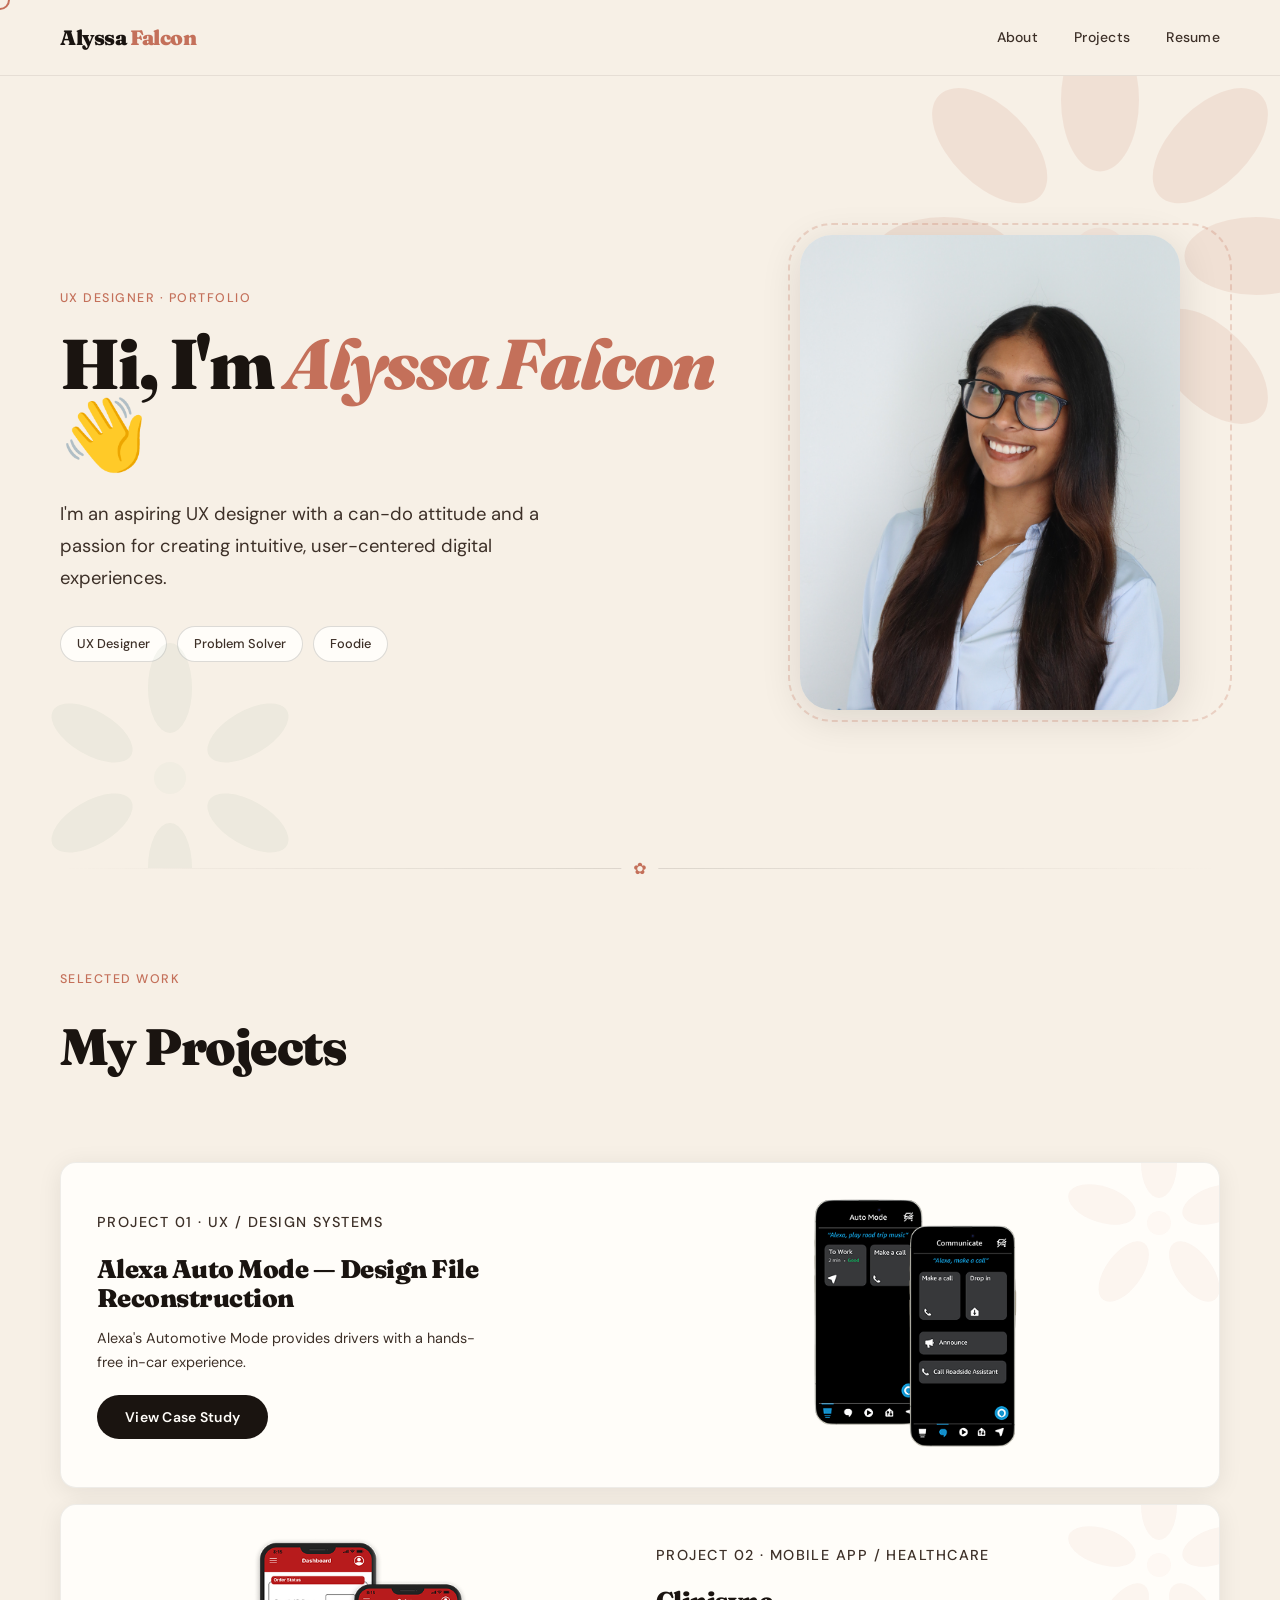
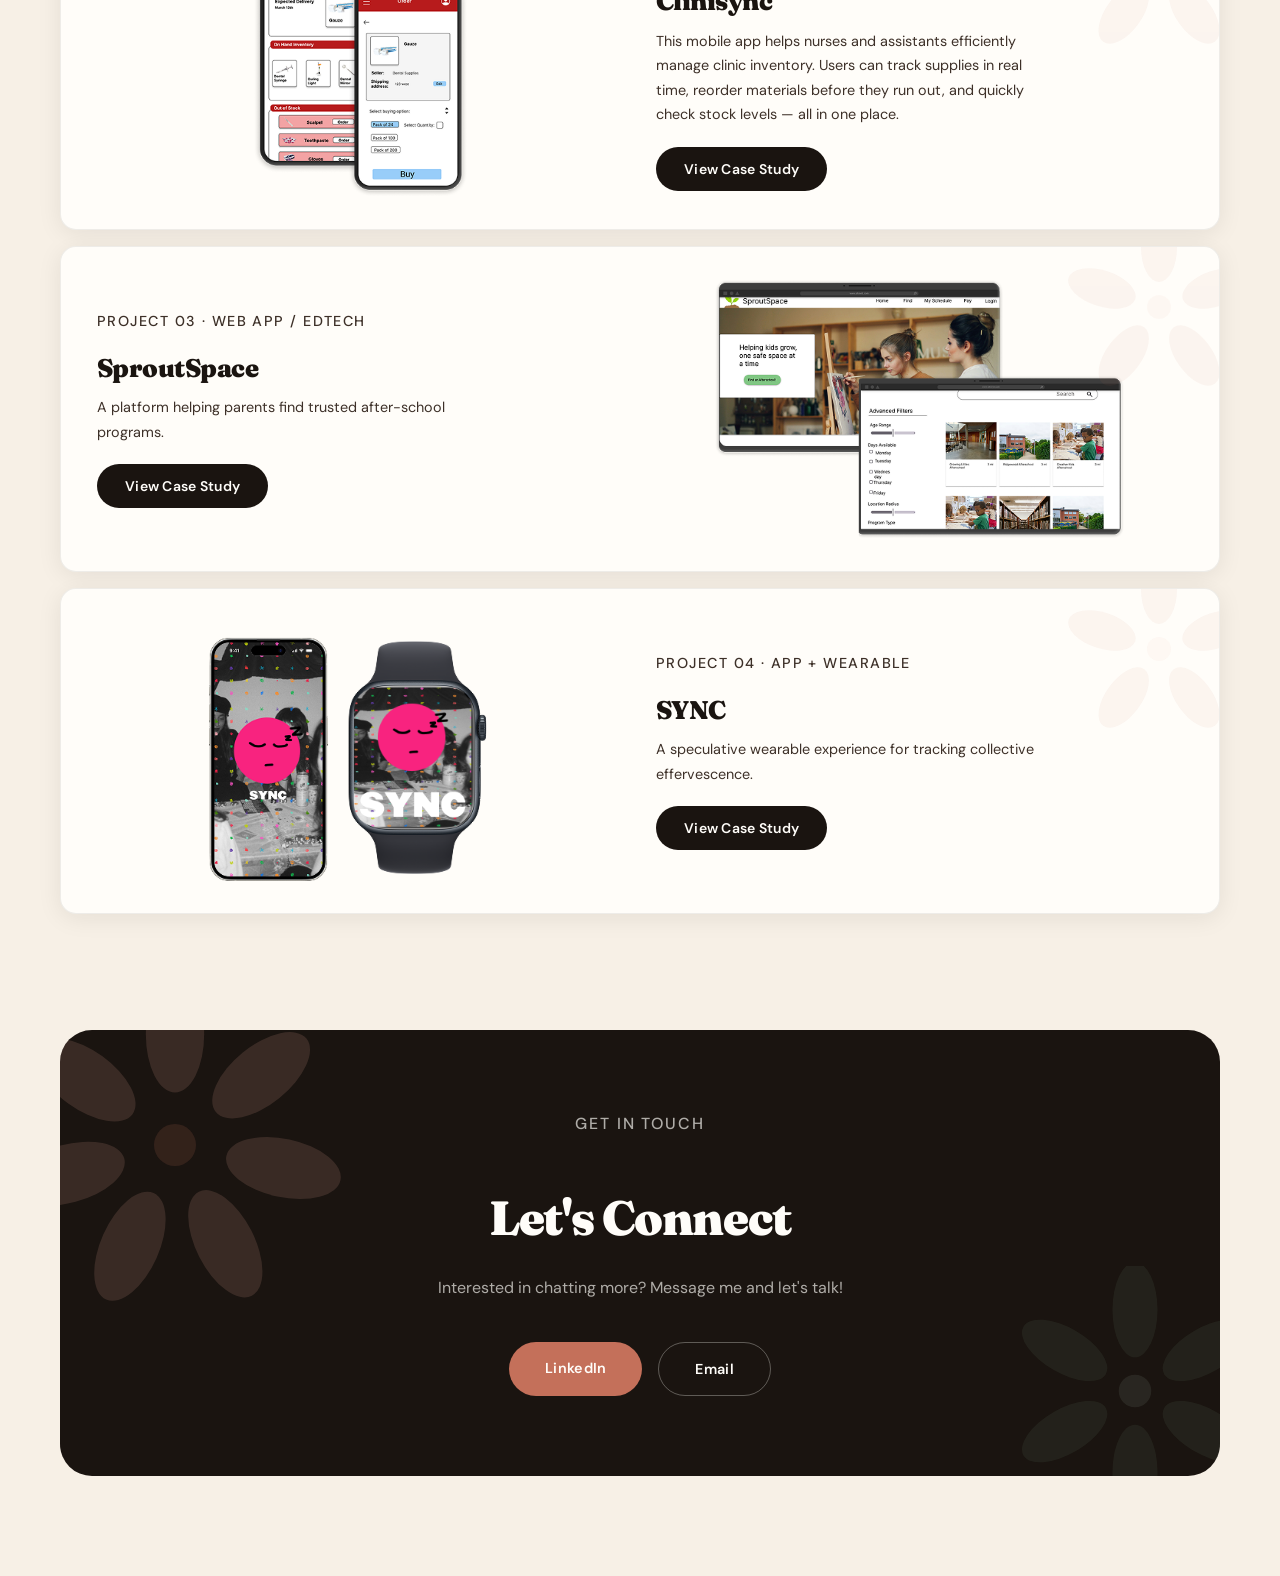
<file: Index.html>
<!DOCTYPE html>
<html lang="en">

<head>
  <meta charset="UTF-8" />
  <meta name="viewport" content="width=device-width, initial-scale=1.0"/>

  <title>Alyssa Falcon — UX Designer</title>

  <!-- Google Fonts -->
  <link
    href="https://fonts.googleapis.com/css2?family=Fraunces:ital,opsz,wght@0,9..144,300;0,9..144,700;0,9..144,900;1,9..144,700&family=Plus+Jakarta+Sans:wght@400;500;600&display=swap"
    rel="stylesheet"
  />

  <!-- Main CSS -->
  <link rel="stylesheet" href="styles.css" />
</head>

<body>

  <!-- CUSTOM CURSOR -->
  <div id="cursor"></div>

  <!-- NAVIGATION -->
  <nav>
    <span class="nav-logo">
      Alyssa <span>Falcon</span>
    </span>

    <div class="nav-links">
      <a href="AboutMe.html">About</a>
      <a href="#projects">Projects</a>
      <a href="Alyssa_Falcon_UX_Resume_copy.pdf" target="_blank">Resume</a>
    </div>
  </nav>

  <!-- HERO -->
  <section class="hero" id="about">

    <div class="hero-text">
      <span class="hero-eyebrow">UX Designer · Portfolio</span>

      <h1>
        Hi, I'm <span class="name">Alyssa Falcon</span> 👋
      </h1>

      <p class="hero-desc">
        I'm an aspiring UX designer with a can-do attitude and a passion for
        creating intuitive, user-centered digital experiences.
      </p>

      <div class="tags">
        <span class="tag">UX Designer</span>
        <span class="tag">Problem Solver</span>
        <span class="tag">Foodie</span>
      </div>
    </div>

    <div class="hero-photo">
      <img src="images/Headshot.jpg" alt="Alyssa Falcon" />
    </div>

  </section>

  <div class="section-divider"></div>

  <!-- PROJECTS -->
  <section class="projects-section" id="projects">

    <p class="section-eyebrow">Selected Work</p>
    <h2 class="section-title">My Projects</h2>

    <!-- ALEXA -->
    <div class="project-card" data-animate>

      <div class="project-info">
        <p class="project-num">
          Project 01 · UX / Design Systems
        </p>

        <h2>Alexa Auto Mode — Design File Reconstruction</h2>

        <p>
          Alexa's Automotive Mode provides drivers with a hands-free in-car experience.
        </p>

        <a href="alexa.html" class="btn-link">
          <button class="btn">View Case Study</button>
        </a>
      </div>

      <div class="project-image">
        <img
          src="images/AutoMode_Mock.png"
          alt="Alexa Auto Mode"
        />
      </div>

    </div>

    <!-- CLINISYNC -->
    <div class="project-card" data-animate>

      <div class="project-info">
        <p class="project-num">
          Project 02 · Mobile App / Healthcare
        </p>

        <h2>Clinisync</h2>

        <p>
          This mobile app helps nurses and assistants efficiently manage clinic inventory.
          Users can track supplies in real time, reorder materials before they run out,
          and quickly check stock levels — all in one place.
        </p>

        <a href="clinisync.html" class="btn-link">
          <button class="btn">View Case Study</button>
        </a>
      </div>

      <div class="project-image">
        <img
          src="images/Clinicsync_Mock.png"
          alt="Clinisync"
        />
      </div>

    </div>

    <!-- SPROUTSPACE -->
    <div class="project-card" data-animate>

      <div class="project-info">
        <p class="project-num">
          Project 03 · Web App / EdTech
        </p>

        <h2>SproutSpace</h2>

        <p>
          A platform helping parents find trusted after-school programs.
        </p>

        <a href="sproutspace.html" class="btn-link">
          <button class="btn">View Case Study</button>
        </a>
      </div>

      <div class="project-image">
        <img
          src="images/SproutSpace_Mock.png"
          alt="SproutSpace"
        />
      </div>

    </div>

    <!-- SYNC -->
    <div class="project-card" data-animate>

      <div class="project-info">
        <p class="project-num">
          Project 04 · App + Wearable
        </p>

        <h2>SYNC</h2>

        <p>
          A speculative wearable experience for tracking collective effervescence.
        </p>

        <a href="sync.html" class="btn-link">
          <button class="btn">View Case Study</button>
        </a>
      </div>

      <div class="project-image">
        <img
          src="images/SYNC_Mock.png"
          alt="SYNC"
        />
      </div>

    </div>

  </section>

  <!-- CONNECT -->
  <section class="connect-section">

    <p class="connect-eyebrow">Get in Touch</p>

    <h2>Let's Connect</h2>

    <p>
      Interested in chatting more? Message me and let's talk!
    </p>

    <div class="connect-links">
      <a
        href="https://www.linkedin.com/in/alyssa-falcon-1112b1224/"
        target="_blank"
        class="primary"
      >
        LinkedIn
      </a>

      <a
        href="mailto:adfalcon62@gmail.com"
        class="secondary"
      >
        Email
      </a>
    </div>

  </section>

  <!-- JAVASCRIPT -->
  <script src="script.js"></script>

</body>
</html>
</file>
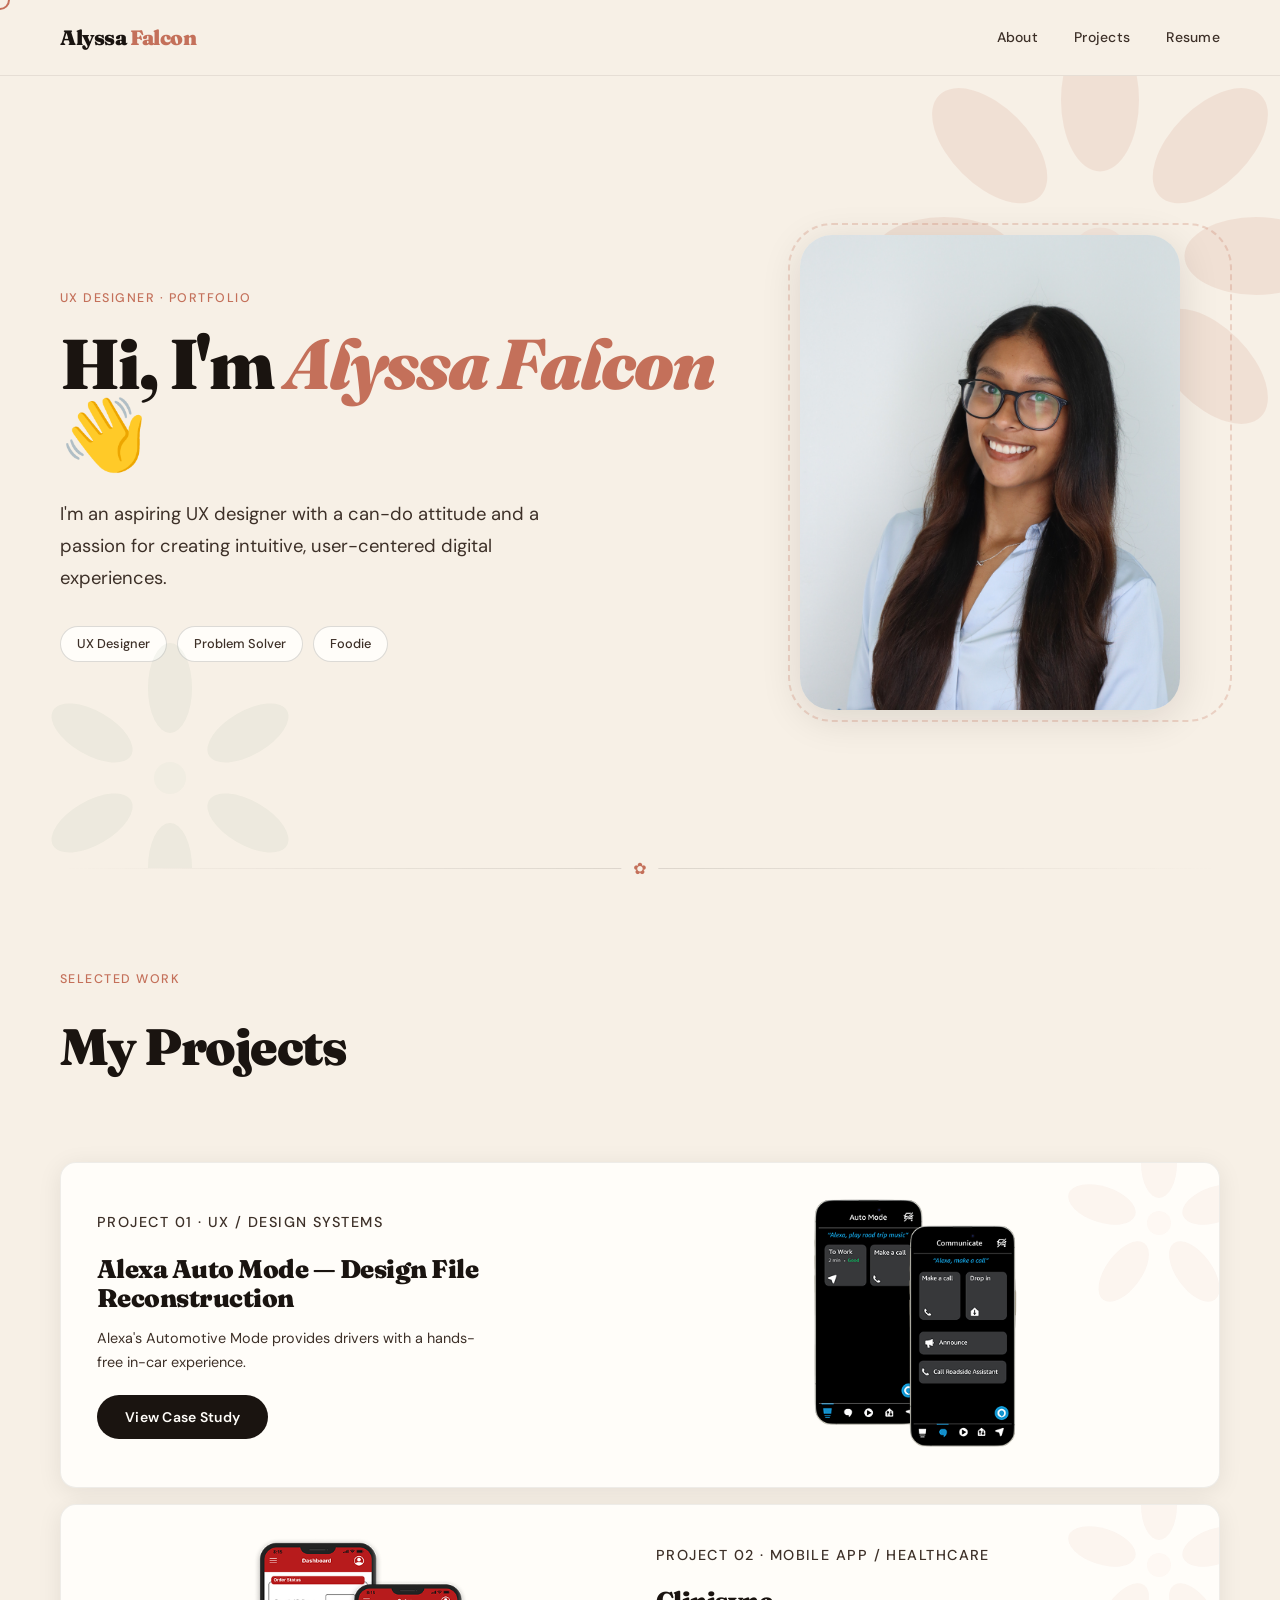
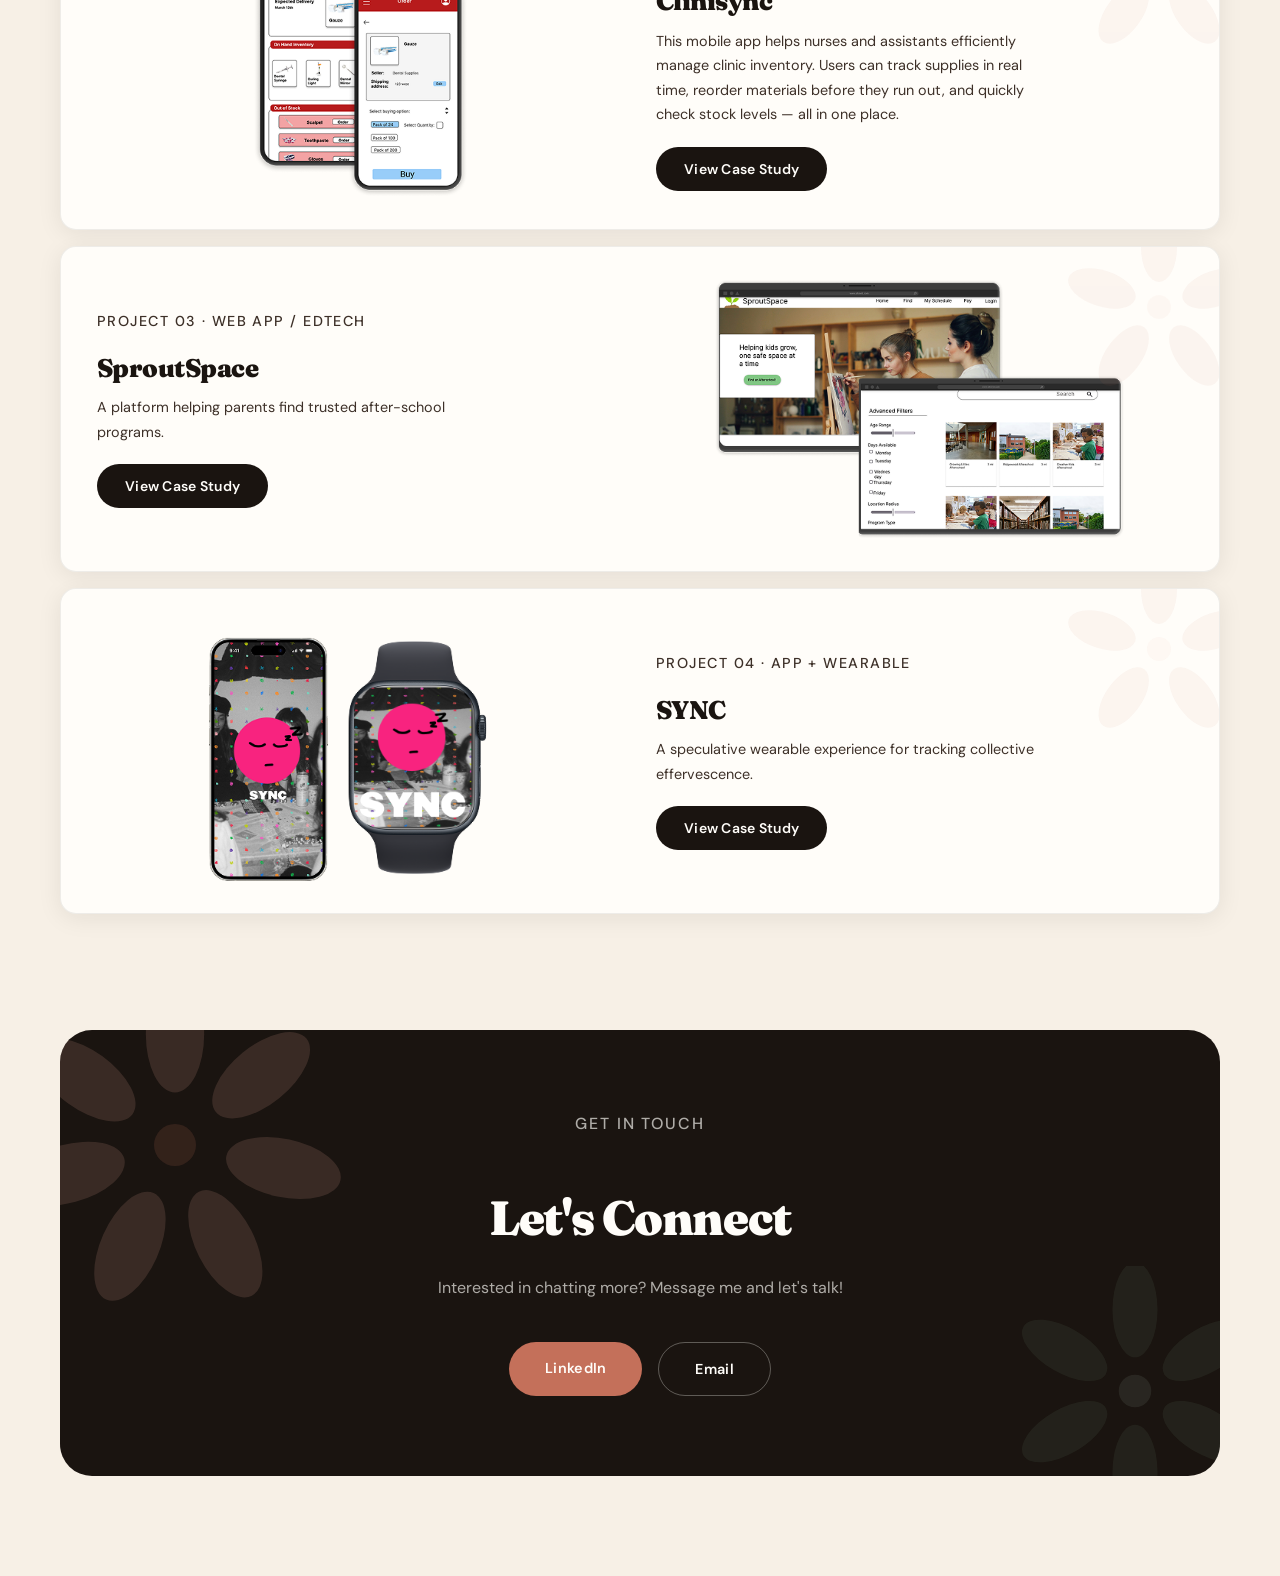
<file: index.html>
<!DOCTYPE html>
<html lang="en">

<head>
  <meta charset="UTF-8" />
  <meta name="viewport" content="width=device-width, initial-scale=1.0"/>

  <title>Alyssa Falcon — UX Designer</title>

  <!-- Google Fonts -->
  <link
    href="https://fonts.googleapis.com/css2?family=Fraunces:ital,opsz,wght@0,9..144,300;0,9..144,700;0,9..144,900;1,9..144,700&family=Plus+Jakarta+Sans:wght@400;500;600&display=swap"
    rel="stylesheet"
  />

  <!-- Main CSS -->
  <link rel="stylesheet" href="styles.css" />
</head>

<body>

  <!-- CUSTOM CURSOR -->
  <div id="cursor"></div>

  <!-- NAVIGATION -->
  <nav>
    <span class="nav-logo">
      Alyssa <span>Falcon</span>
    </span>

    <div class="nav-links">
      <a href="aboutme.html">About</a>
      <a href="index.html#projects">Projects</a>
      <a href="Alyssa_Falcon_UX_Resume_copy.pdf" target="_blank">Resume</a>
    </div>
  </nav>

  <!-- HERO -->
  <section class="hero" id="about">

    <div class="hero-text">
      <span class="hero-eyebrow">UX Designer · Portfolio</span>

      <h1>
        Hi, I'm <span class="name">Alyssa Falcon</span> 👋
      </h1>

      <p class="hero-desc">
        I'm an aspiring UX designer with a can-do attitude and a passion for
        creating intuitive, user-centered digital experiences.
      </p>

      <div class="tags">
        <span class="tag">UX Designer</span>
        <span class="tag">Problem Solver</span>
        <span class="tag">Foodie</span>
      </div>
    </div>

    <div class="hero-photo">
      <img src="images/Headshot.jpg" alt="Alyssa Falcon" />
    </div>

  </section>

  <div class="section-divider"></div>

  <!-- PROJECTS -->
  <section class="projects-section" id="projects">

    <p class="section-eyebrow">Selected Work</p>
    <h2 class="section-title">My Projects</h2>

    <!-- ALEXA -->
    <div class="project-card" data-animate>

      <div class="project-info">
        <p class="project-num">
          Project 01 · UX / Design Systems
        </p>

        <h2>Alexa Auto Mode — Design File Reconstruction</h2>

        <p>
          Alexa's Automotive Mode provides drivers with a hands-free in-car experience.
        </p>

        <a href="alexa.html" class="btn-link">
          <button class="btn">View Case Study</button>
        </a>
      </div>

      <div class="project-image">
        <img
          src="images/AutoMode_Mock.png"
          alt="Alexa Auto Mode"
        />
      </div>

    </div>

    <!-- CLINISYNC -->
    <div class="project-card" data-animate>

      <div class="project-info">
        <p class="project-num">
          Project 02 · Mobile App / Healthcare
        </p>

        <h2>Clinisync</h2>

        <p>
          This mobile app helps nurses and assistants efficiently manage clinic inventory.
          Users can track supplies in real time, reorder materials before they run out,
          and quickly check stock levels — all in one place.
        </p>

        <a href="clinisync.html" class="btn-link">
          <button class="btn">View Case Study</button>
        </a>
      </div>

      <div class="project-image">
        <img
          src="images/Clinicsync_Mock.png"
          alt="Clinisync"
        />
      </div>

    </div>

    <!-- SPROUTSPACE -->
    <div class="project-card" data-animate>

      <div class="project-info">
        <p class="project-num">
          Project 03 · Web App / EdTech
        </p>

        <h2>SproutSpace</h2>

        <p>
          A platform helping parents find trusted after-school programs.
        </p>

        <a href="sproutspace.html" class="btn-link">
          <button class="btn">View Case Study</button>
        </a>
      </div>

      <div class="project-image">
        <img
          src="images/SproutSpace_Mock.png"
          alt="SproutSpace"
        />
      </div>

    </div>

    <!-- SYNC -->
    <div class="project-card" data-animate>

      <div class="project-info">
        <p class="project-num">
          Project 04 · App + Wearable
        </p>

        <h2>SYNC</h2>

        <p>
          A speculative wearable experience for tracking collective effervescence.
        </p>

        <a href="sync.html" class="btn-link">
          <button class="btn">View Case Study</button>
        </a>
      </div>

      <div class="project-image">
        <img
          src="images/SYNC_Mock.png"
          alt="SYNC"
        />
      </div>

    </div>

  </section>

  <!-- CONNECT -->
  <section class="connect-section">

    <p class="connect-eyebrow">Get in Touch</p>

    <h2>Let's Connect</h2>

    <p>
      Interested in chatting more? Message me and let's talk!
    </p>

    <div class="connect-links">
      <a
        href="https://www.linkedin.com/in/alyssa-falcon-1112b1224/"
        target="_blank"
        class="primary"
      >
        LinkedIn
      </a>

      <a
        href="mailto:adfalcon62@gmail.com"
        class="secondary"
      >
        Email
      </a>
    </div>

  </section>

  <!-- JAVASCRIPT -->
  <script src="script.js"></script>

</body>
</html>
</file>
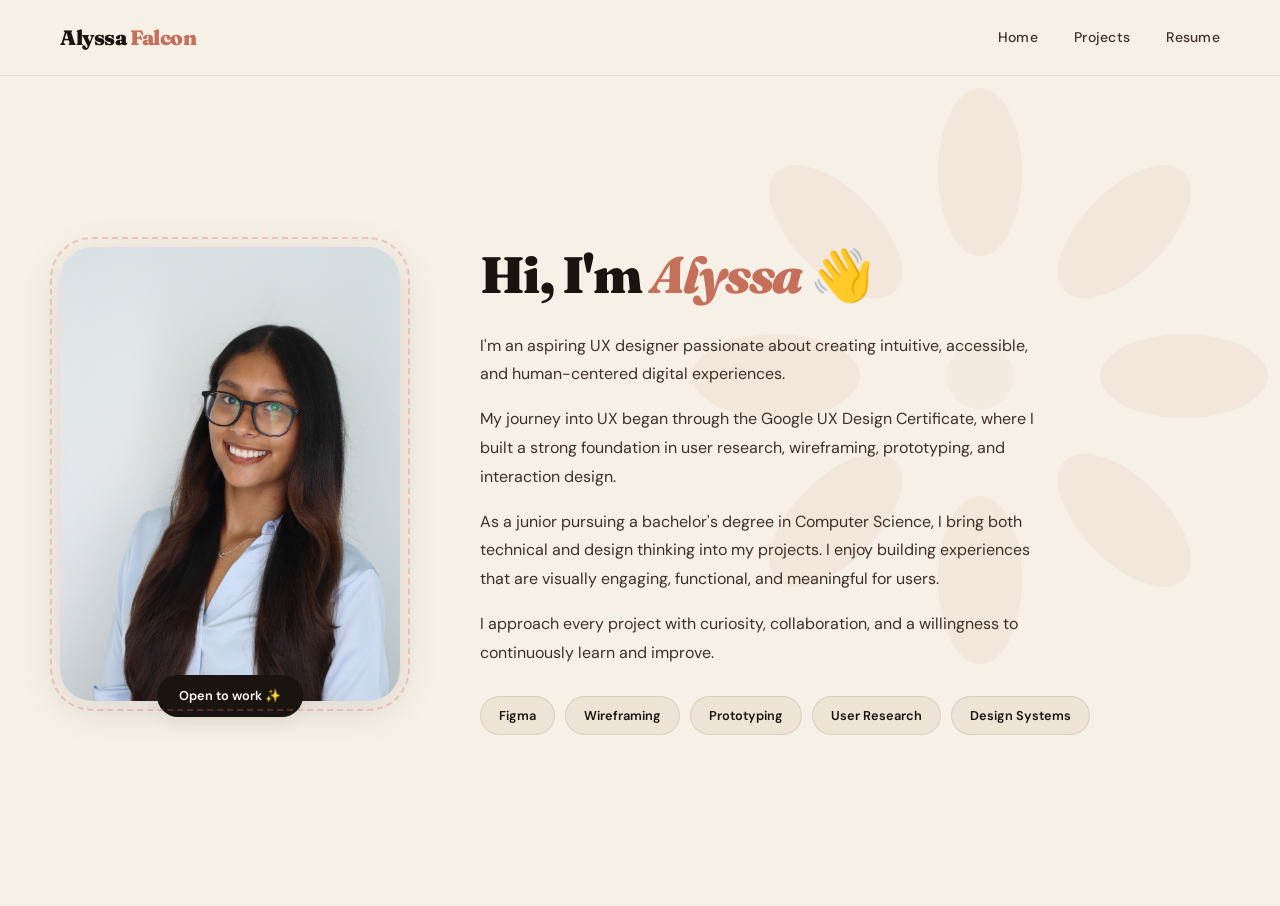
<file: aboutme.html>
<!DOCTYPE html>
<html lang="en">
<head>
  <meta charset="UTF-8" />
  <meta name="viewport" content="width=device-width, initial-scale=1.0"/>

  <title>About Me — Alyssa Falcon</title>

  <!-- GOOGLE FONTS -->
  <link
    href="https://fonts.googleapis.com/css2?family=Fraunces:wght@700;900&family=Plus+Jakarta+Sans:wght@400;500;600;700&display=swap"
    rel="stylesheet"
  />

  <!-- MAIN CSS -->
  <link rel="stylesheet" href="styles.css" />
</head>

<body>

  <!-- NAV -->
  <nav>
    <span class="nav-logo">
      Alyssa <span>Falcon</span>
    </span>

    <div class="nav-links">
      <a href="index.html">Home</a>
      <a href="index.html#projects">Projects</a>
      <a href="Alyssa_Falcon_UX_Resume_copy.pdf">Resume</a>
    </div>
  </nav>

  <!-- ABOUT PAGE -->
  <main class="about-page">

    <section class="about-hero">

      <!-- LEFT SIDE -->
      <div>

        <div class="about-image-wrapper">

          <!-- IMPORTANT -->
          <!-- Make sure this filename EXACTLY matches -->
          <img
            src="images/Headshot.jpg"
            alt="Alyssa Falcon"
            class="about-image"
          />

          <div class="status-badge">
            Open to work ✨
          </div>

        </div>

        
      </div>

      <!-- RIGHT SIDE -->
      <div>

        <h1 class="about-title">
          Hi, I'm <span>Alyssa</span> 👋
        </h1>

        <p class="about-text">
          I'm an aspiring UX designer passionate about creating intuitive,
          accessible, and human-centered digital experiences.
        </p>

        <p class="about-text">
          My journey into UX began through the Google UX Design Certificate,
          where I built a strong foundation in user research, wireframing,
          prototyping, and interaction design.
        </p>

        <p class="about-text">
          As a junior pursuing a bachelor's degree in Computer Science,
          I bring both technical and design thinking into my projects.
          I enjoy building experiences that are visually engaging,
          functional, and meaningful for users.
        </p>

        <p class="about-text">
          I approach every project with curiosity, collaboration,
          and a willingness to continuously learn and improve.
        </p>

        <!-- SKILLS -->
        <div class="skills-row">
          <span>Figma</span>
          <span>Wireframing</span>
          <span>Prototyping</span>
          <span>User Research</span>
          <span>Design Systems</span>
        </div>

      </div>

    </section>

  </main>

</body>
</html>
</file>
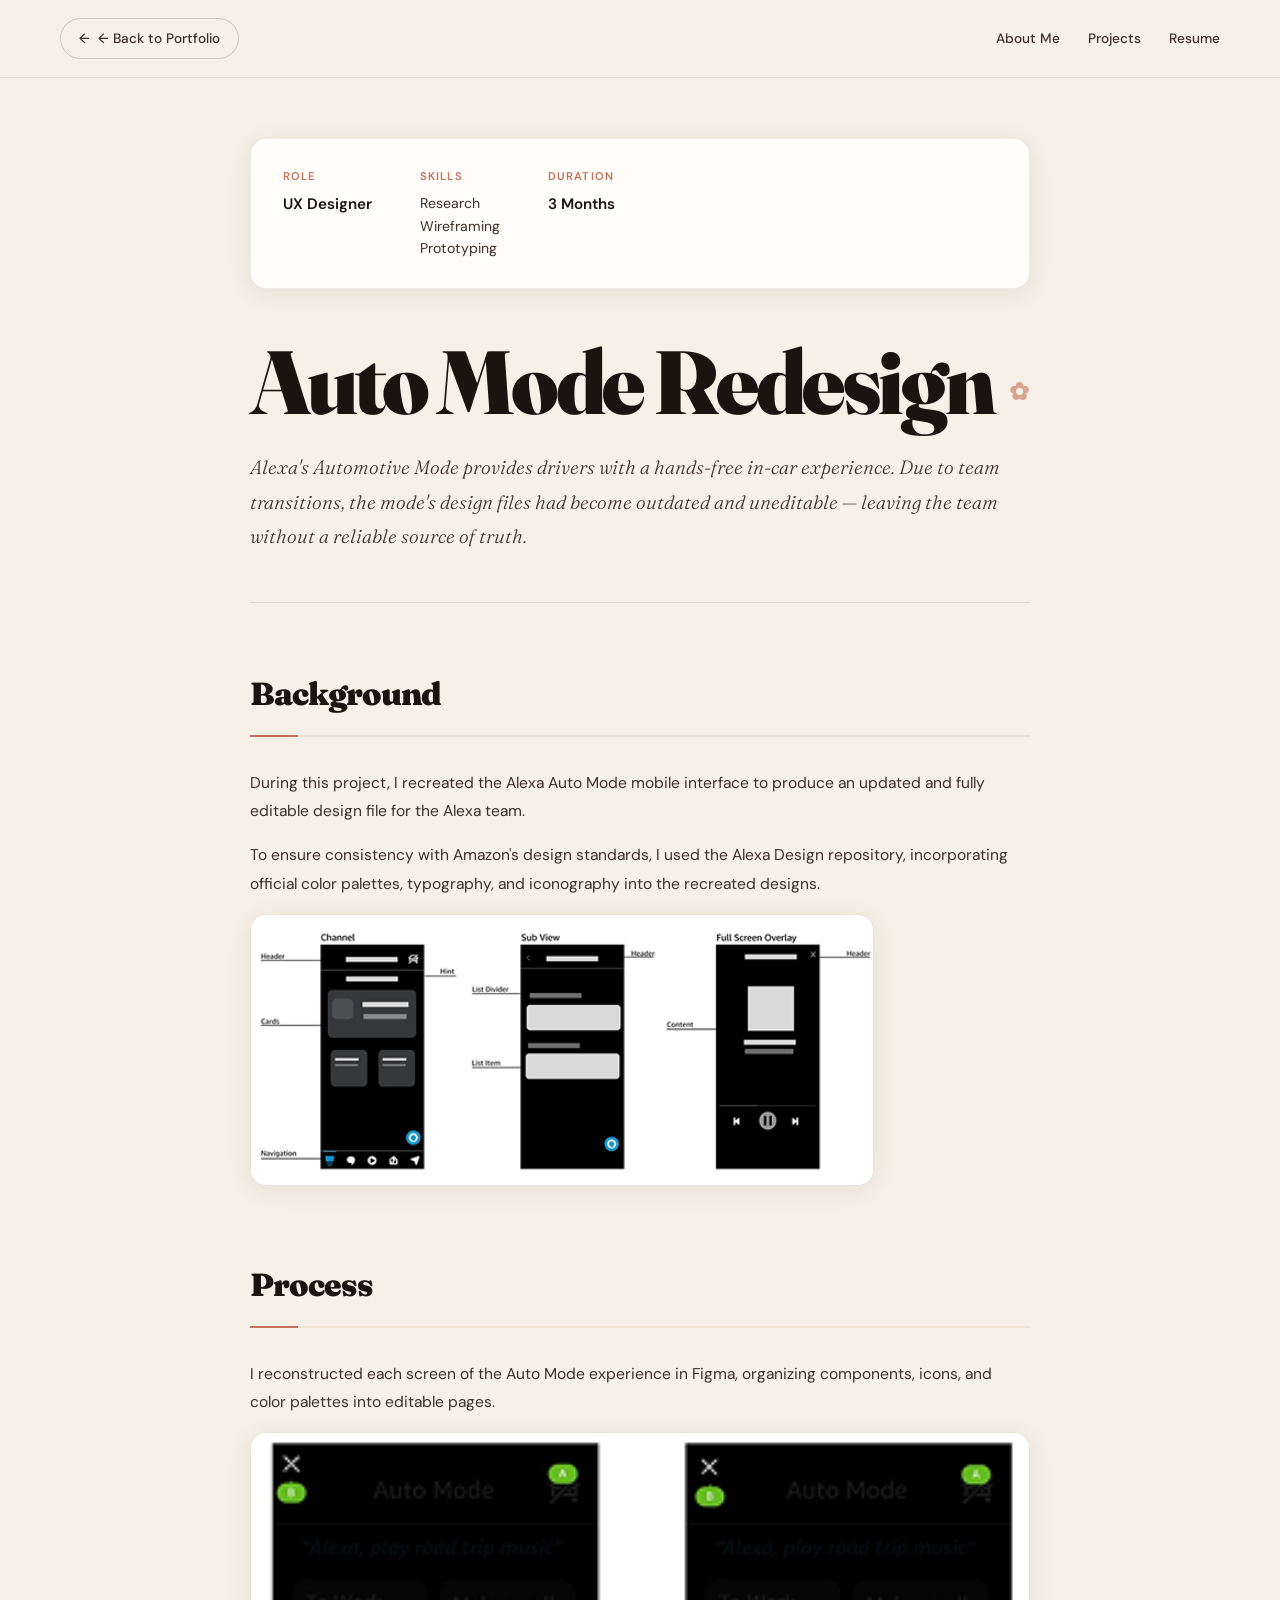
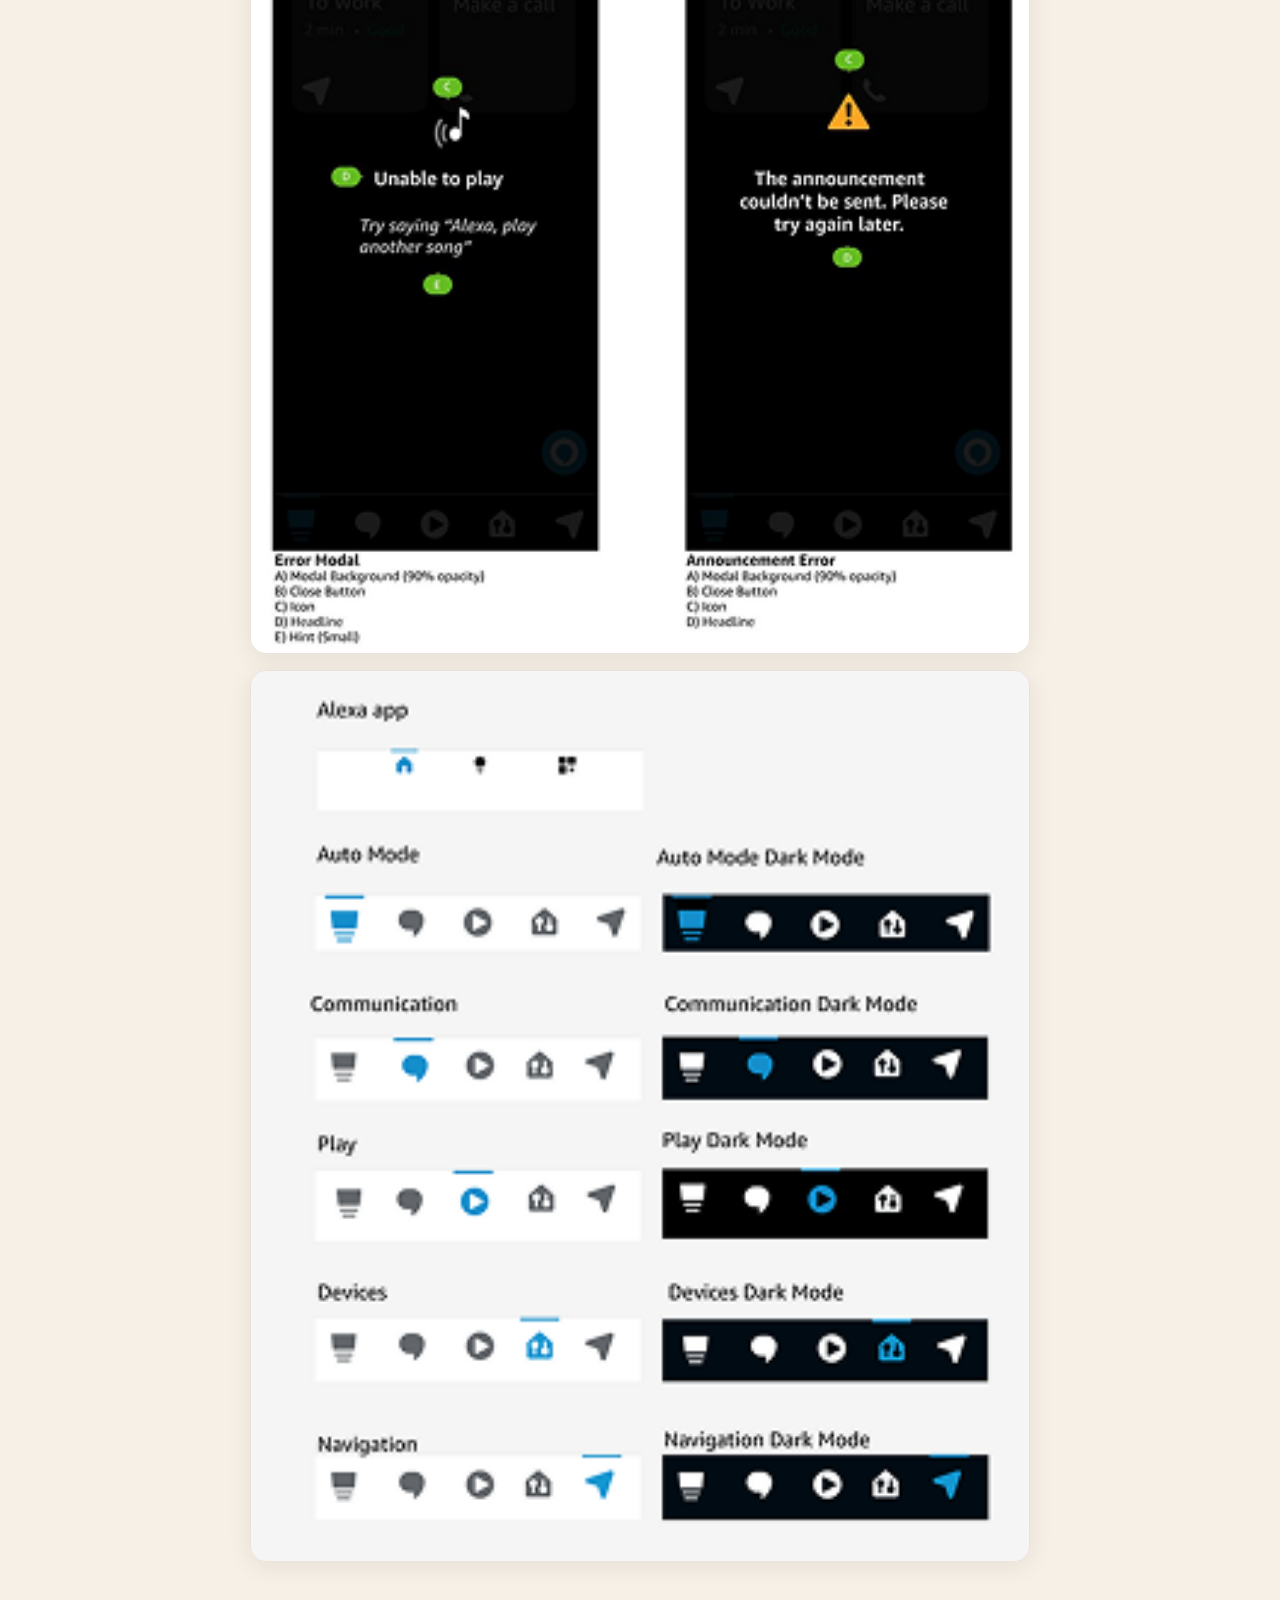
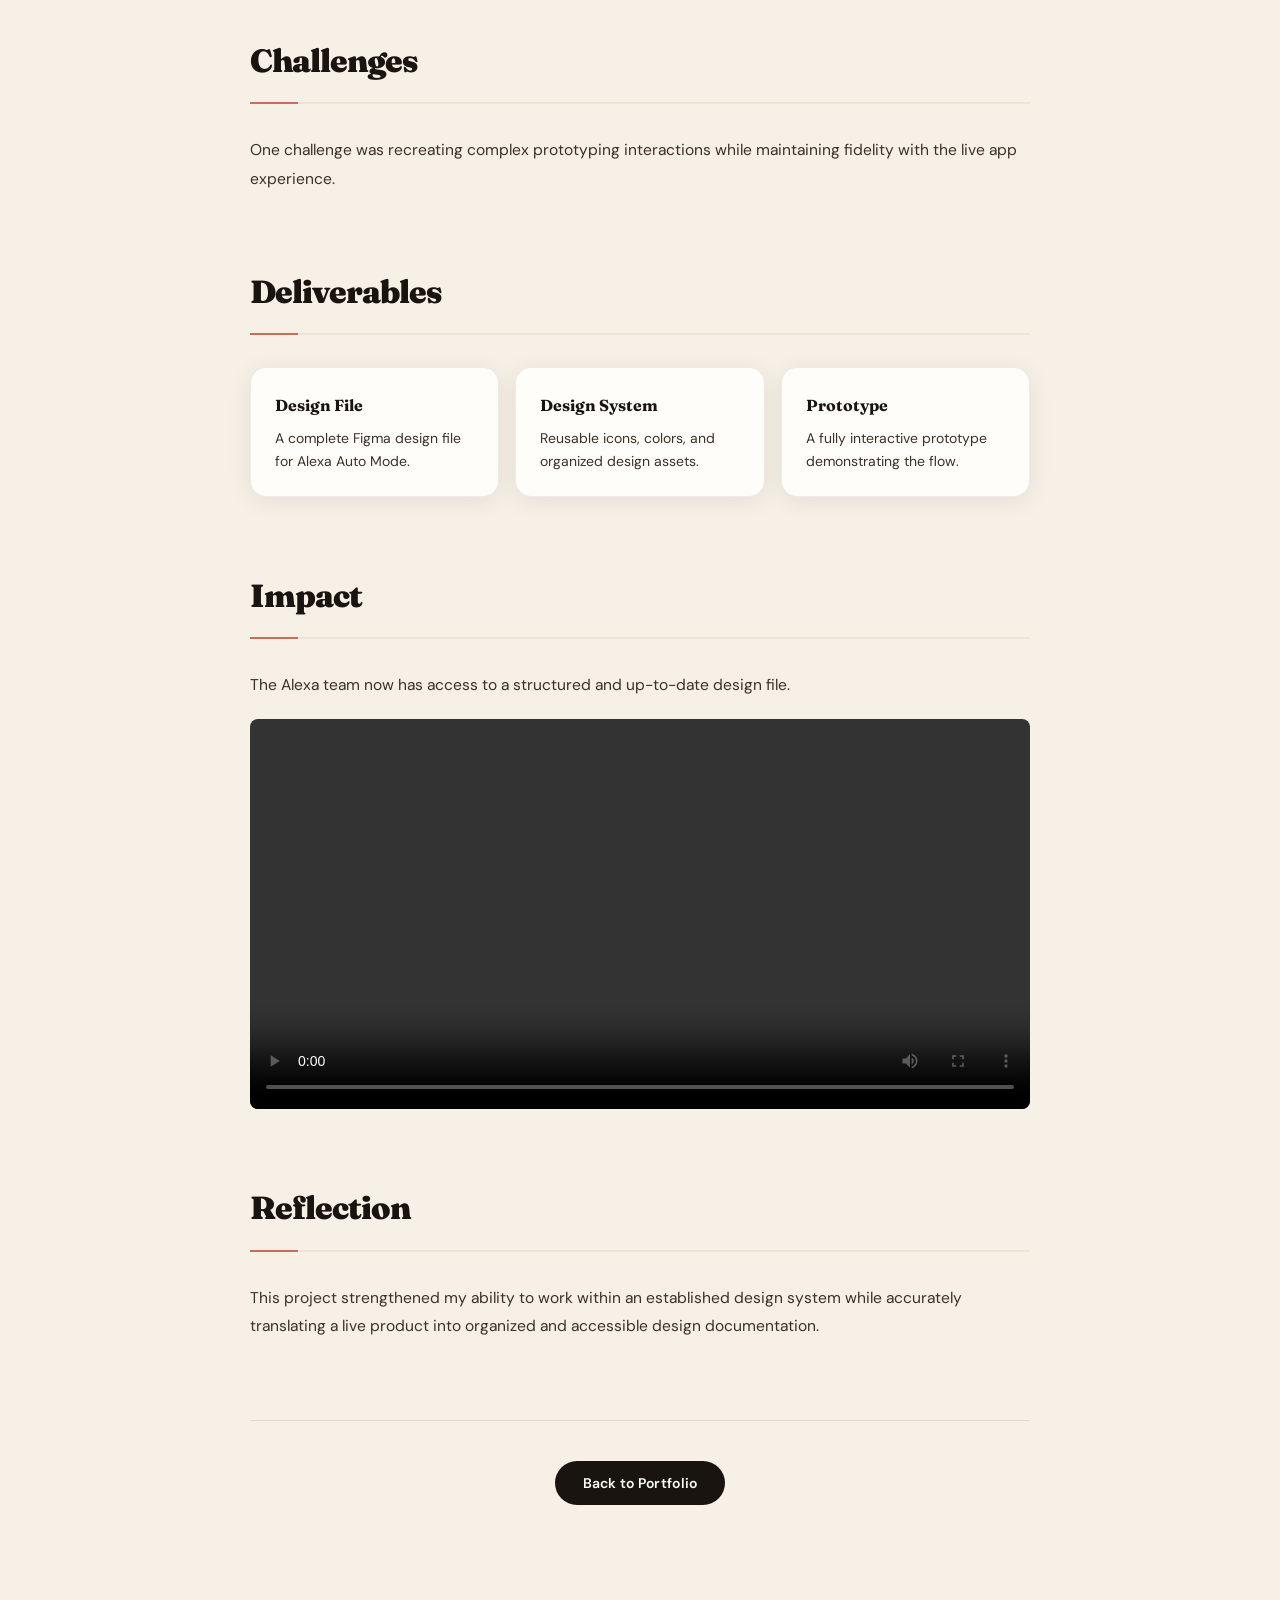
<file: alexa.html>
<!DOCTYPE html>
<html lang="en">
<head>
  <meta charset="UTF-8" />
  <meta name="viewport" content="width=device-width, initial-scale=1.0"/>
  <title>Alexa Auto Mode — Alyssa Falcon</title>

  <!-- CSS -->
  <link rel="stylesheet" href="styles.css" />
</head>

<body>

<!-- NAV -->
<nav class="case-nav">

  <a href="index.html" class="back-btn">
    ← Back to Portfolio
  </a>

  <div class="case-nav-links">
    <a href="aboutme.html">About Me</a>
    <a href="index.html#projects">Projects</a>
    <a href="Alyssa_Falcon_UX_Resume_copy.pdf">Resume</a>
  </div>

</nav>

<!-- CONTENT -->
<div class="case-study-content">

  <!-- META -->
  <div class="case-meta">

    <div class="meta-col">
      <div class="meta-label">Role</div>
      <div class="meta-value">UX Designer</div>
    </div>

    <div class="meta-col">
      <div class="meta-label">Skills</div>
      <div class="meta-skills">
        Research<br>
        Wireframing<br>
        Prototyping
      </div>
    </div>

    <div class="meta-col">
      <div class="meta-label">Duration</div>
      <div class="meta-value">3 Months</div>
    </div>

  </div>

  <!-- HERO -->
  <h1 class="case-hero-title">Auto Mode Redesign</h1>

  <p class="case-intro">
    Alexa's Automotive Mode provides drivers with a hands-free in-car experience.
    Due to team transitions, the mode's design files had become outdated and
    uneditable — leaving the team without a reliable source of truth.
  </p>

  <!-- BACKGROUND -->
  <div class="case-section">

    <h2>Background</h2>

    <p>
      During this project, I recreated the Alexa Auto Mode mobile interface
      to produce an updated and fully editable design file for the Alexa team.
    </p>

    <p>
      To ensure consistency with Amazon's design standards, I used the Alexa
      Design repository, incorporating official color palettes, typography,
      and iconography into the recreated designs.
    </p>

    <!-- IMAGE -->
    <img
      src="images/Outlines_2.png"
      alt="Alexa Auto Mode screens"
      class="case-image"
      Style="width: 80%;"
    />

  </div>

  <!-- PROCESS -->
  <div class="case-section">

    <h2>Process</h2>

    <p>
      I reconstructed each screen of the Auto Mode experience in Figma,
      organizing components, icons, and color palettes into editable pages.
    </p>

    <!-- IMAGES -->
    <img
      src="images/Modal_2.png"
      alt="Alexa modal designs"
      class="case-image"
    />

    <img
      src="images/Components_design.png"
      alt="Alexa components"
      class="case-image"
    />

  </div>

  <!-- CHALLENGES -->
  <div class="case-section">

    <h2>Challenges</h2>

    <p>
      One challenge was recreating complex prototyping interactions while
      maintaining fidelity with the live app experience.
    </p>

  </div>

  <!-- DELIVERABLES -->
  <div class="case-section">

    <h2>Deliverables</h2>

    <div class="deliverables-grid">

      <div class="deliverable-card">
        <h4>Design File</h4>
        <p>A complete Figma design file for Alexa Auto Mode.</p>
      </div>

      <div class="deliverable-card">
        <h4>Design System</h4>
        <p>Reusable icons, colors, and organized design assets.</p>
      </div>

      <div class="deliverable-card">
        <h4>Prototype</h4>
        <p>A fully interactive prototype demonstrating the flow.</p>
      </div>

    </div>

  </div>

  <!-- IMPACT -->
  <div class="case-section">

    <h2>Impact</h2>

    <p>
      The Alexa team now has access to a structured and up-to-date design file.
    </p>

    <!-- VIDEO -->
    <video
      controls
      style="width:100%;border-radius:8px;margin:20px 0;display:block;"
    >
      <source
        src="videos/Alexa_Demo.mp4"
        type="video/mp4"
      />

      Your browser does not support the video tag.
    </video>

  </div>

  <!-- REFLECTION -->
  <div class="case-section">

    <h2>Reflection</h2>

    <p>
      This project strengthened my ability to work within an established
      design system while accurately translating a live product into organized
      and accessible design documentation.
    </p>

  </div>

  <!-- BACK BUTTON -->
  <div class="back-to-portfolio">

    <a href="index.html" class="btn-link">
      <button class="btn">
        Back to Portfolio
      </button>
    </a>

  </div>

</div>

<!-- SCRIPT -->
<script src="script.js"></script>

</body>
</html>
</file>
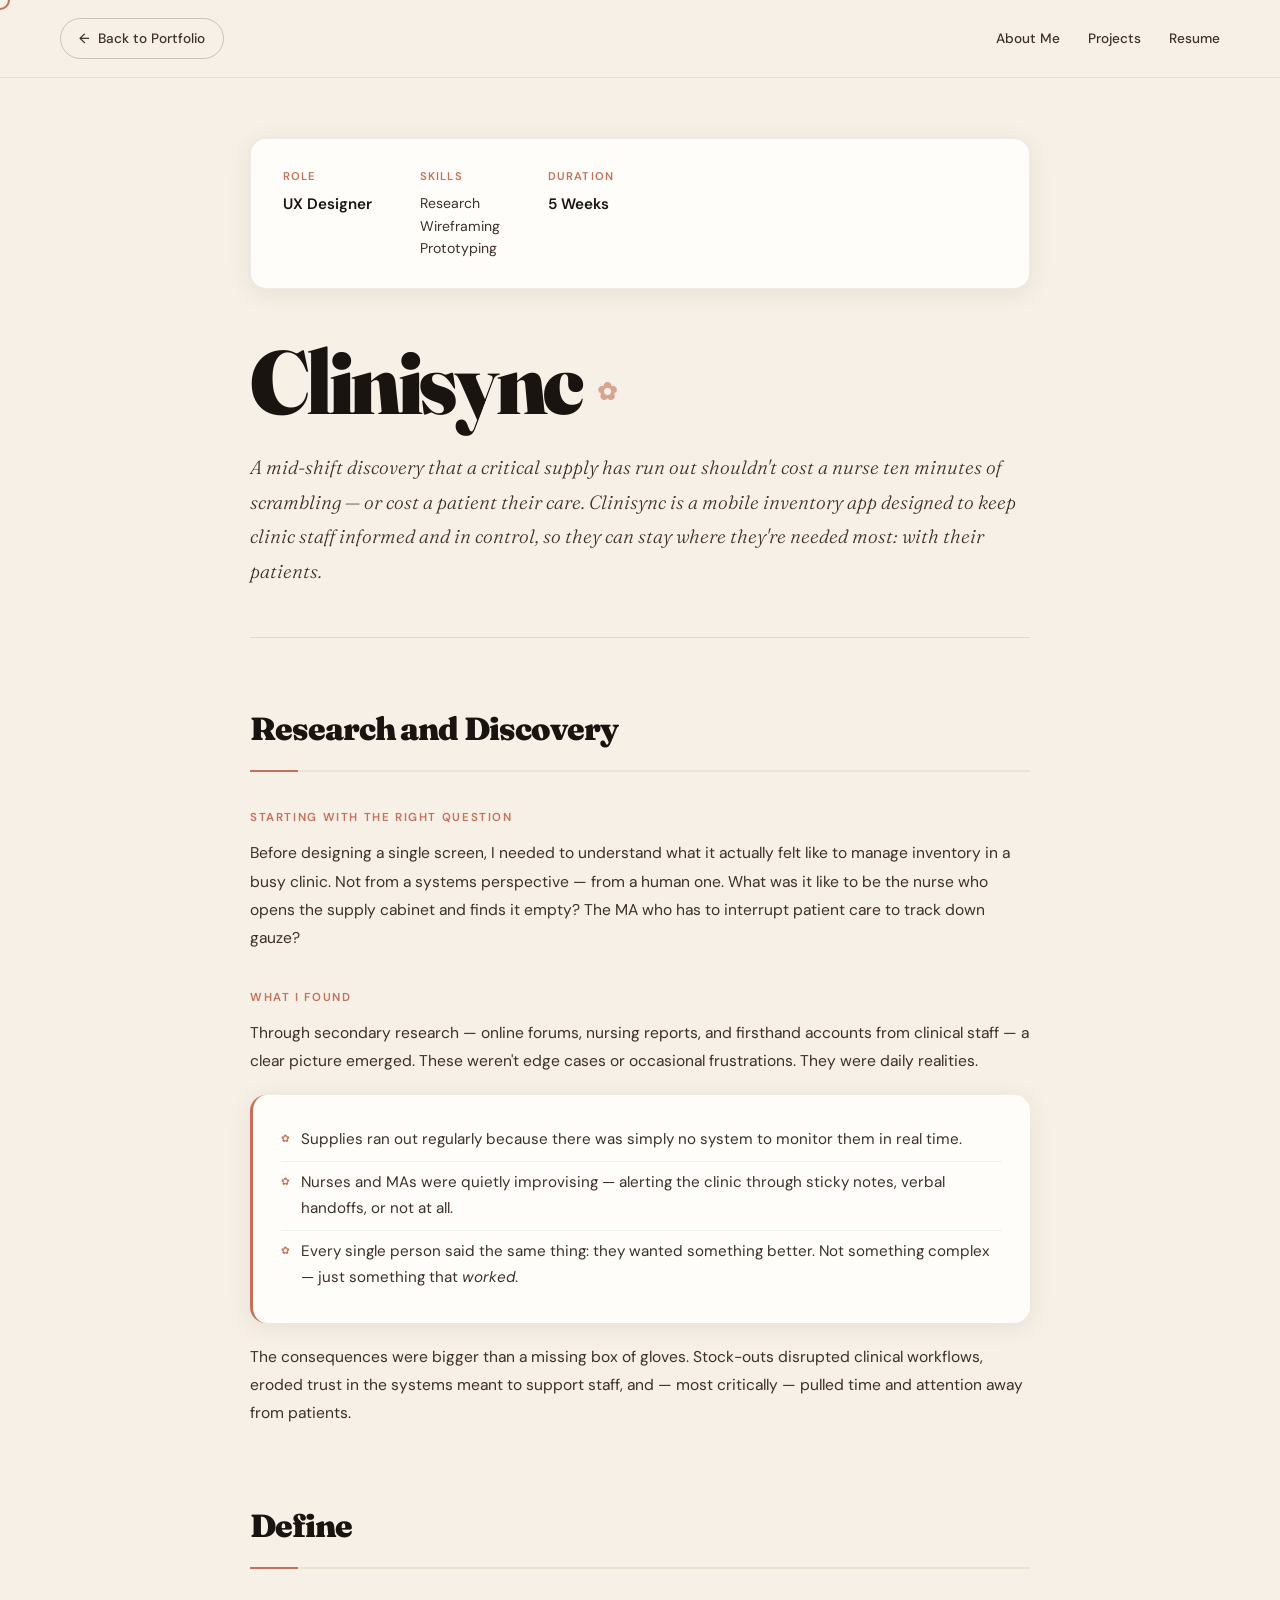
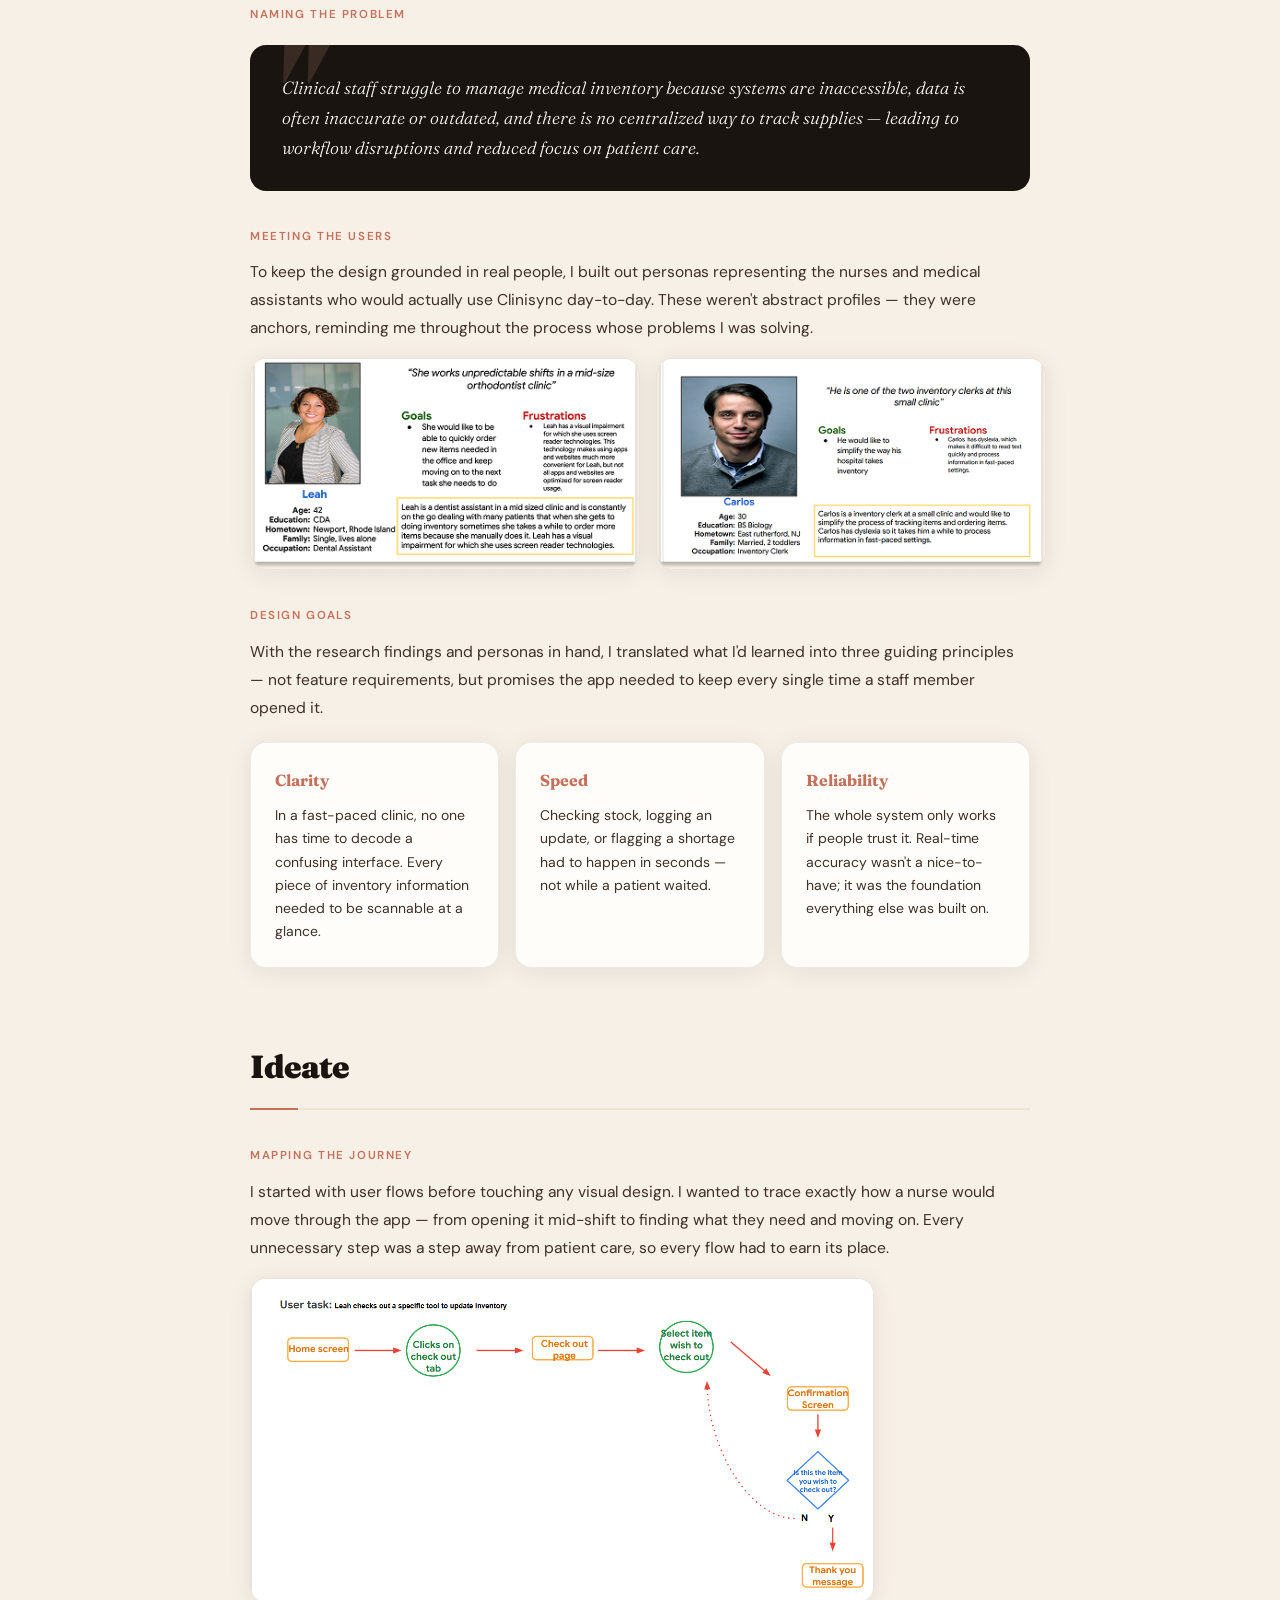
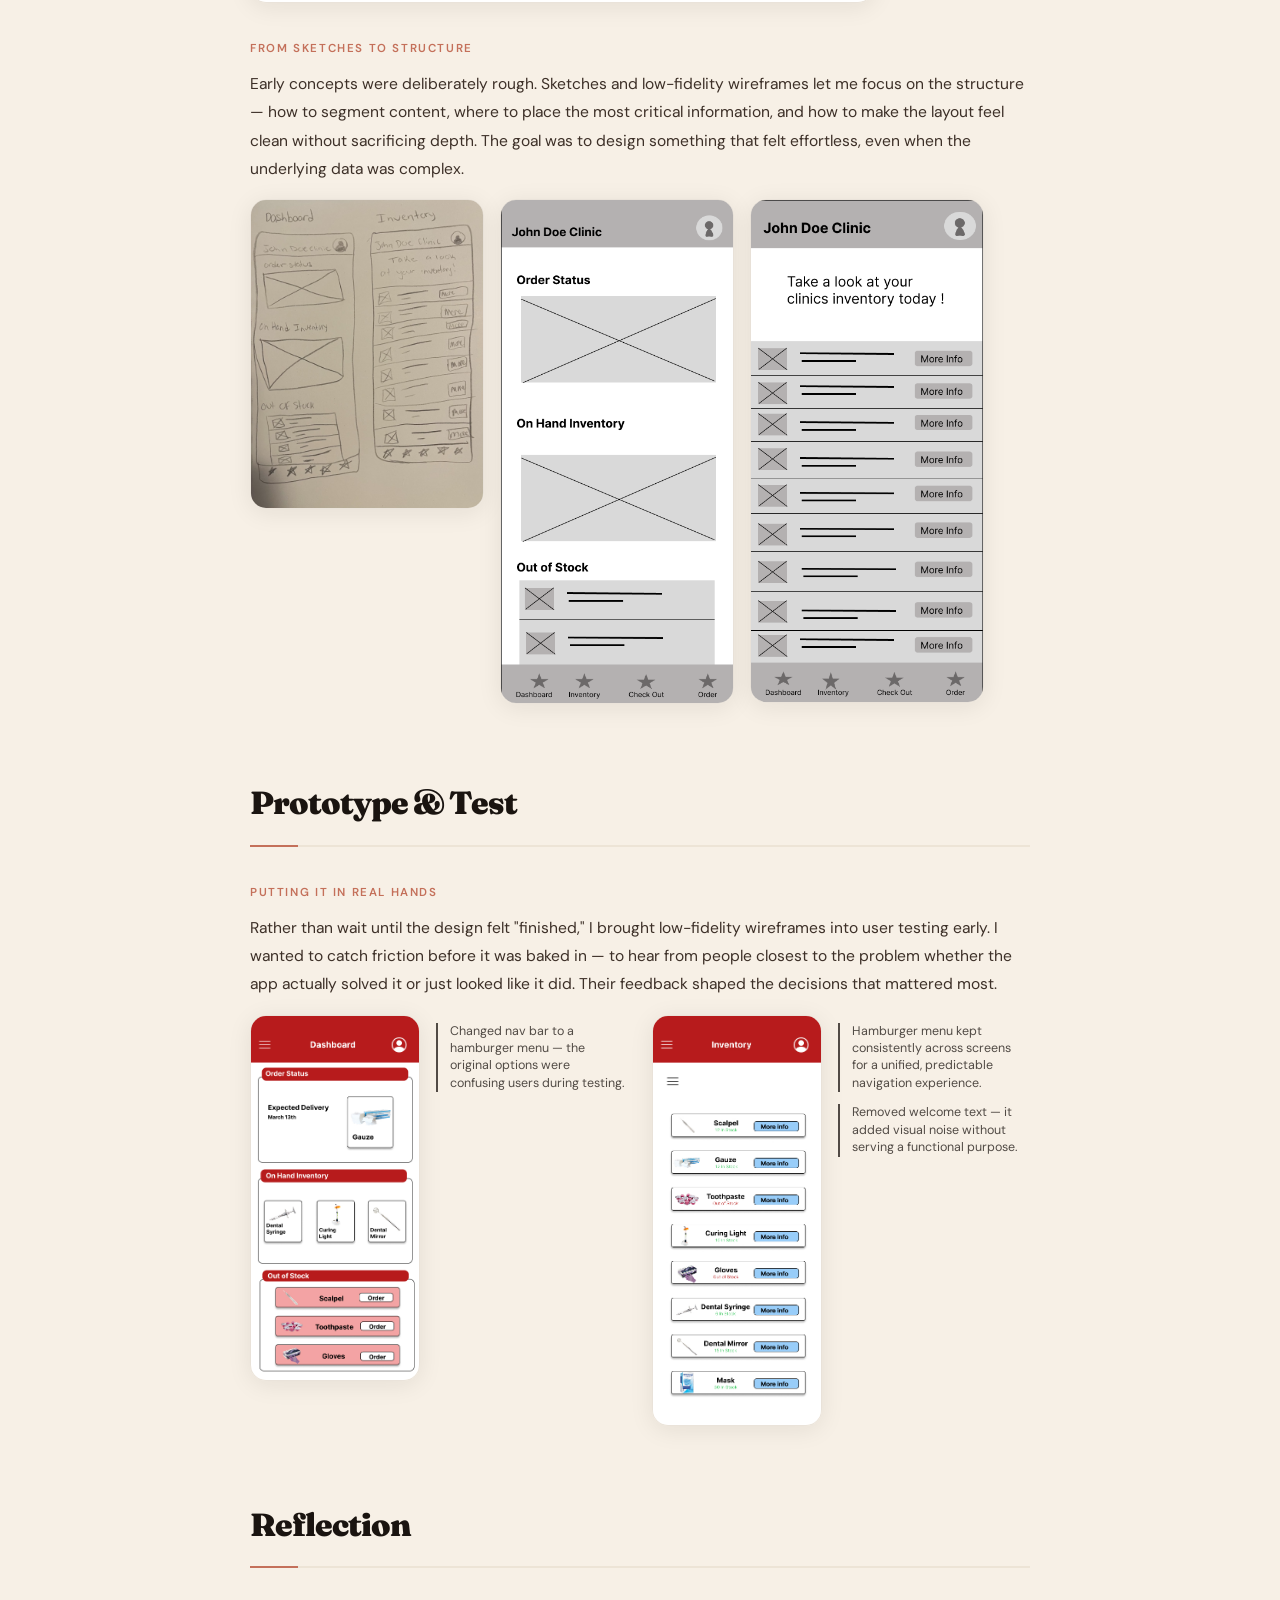
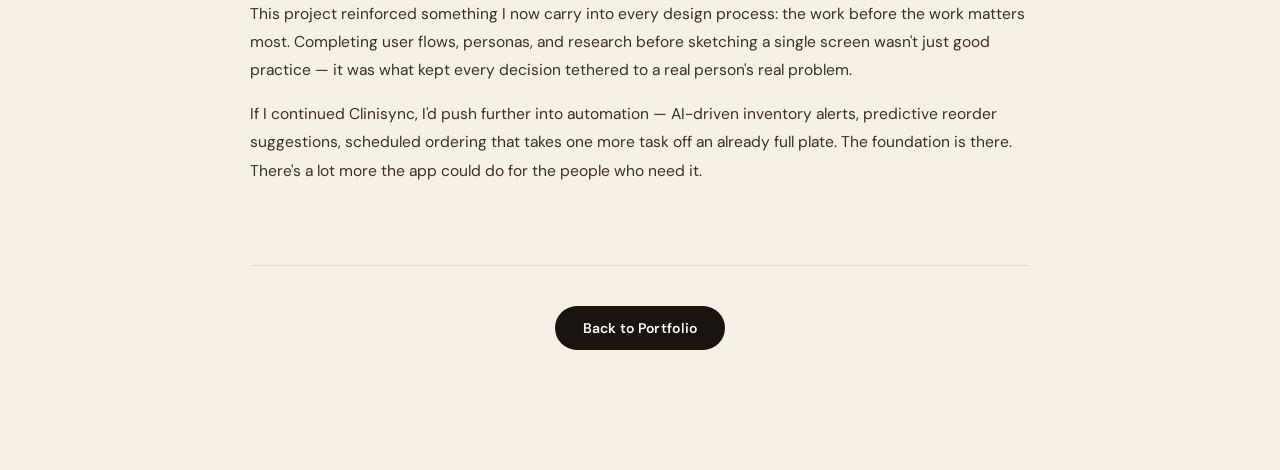
<file: clinisync.html>
<!DOCTYPE html>
<html lang="en">
<head>
  <meta charset="UTF-8" />
  <meta name="viewport" content="width=device-width, initial-scale=1.0"/>
 
  <title>Clinisync — Alyssa Falcon</title>
 
  <!-- Shared CSS -->
  <link rel="stylesheet" href="styles.css" />
 
  <!-- Fonts -->
  <link href="https://fonts.googleapis.com/css2?family=Fraunces:ital,opsz,wght@0,9..144,300;0,9..144,700;0,9..144,900;1,9..144,700&family=Plus+Jakarta+Sans:wght@400;500;600&display=swap" rel="stylesheet"/>
</head>
 
<body>
 
<div id="cursor"></div>
 
<!-- NAV -->
<nav class="case-nav">
 
  <a href="index.html" class="back-btn">
    Back to Portfolio
  </a>
 
  <div class="case-nav-links">
    <a href="aboutme.html">About Me</a>
    <a href="index.html#projects">Projects</a>
    <a href="Alyssa_Falcon_UX_Resume_copy.pdf">Resume</a>
  </div>
 
</nav>
 
<!-- CASE STUDY CONTENT -->
<div class="case-study-content">
 
  <!-- META -->
  <div class="case-meta">
 
    <div class="meta-col">
      <div class="meta-label">Role</div>
      <div class="meta-value">UX Designer</div>
    </div>
 
    <div class="meta-col">
      <div class="meta-label">Skills</div>
      <div class="meta-skills">
        Research<br>
        Wireframing<br>
        Prototyping
      </div>
    </div>
 
    <div class="meta-col">
      <div class="meta-label">Duration</div>
      <div class="meta-value">5 Weeks</div>
    </div>
 
  </div>
 
  <!-- HERO -->
  <h1 class="case-hero-title">Clinisync</h1>
 
  <p class="case-intro">
    A mid-shift discovery that a critical supply has run out shouldn't cost a nurse ten minutes of scrambling — or cost a patient their care. Clinisync is a mobile inventory app designed to keep clinic staff informed and in control, so they can stay where they're needed most: with their patients.
  </p>
 
  <!-- RESEARCH -->
  <div class="case-section">
 
    <h2>Research and Discovery</h2>
 
    <h3>Starting with the Right Question</h3>
 
    <p>
      Before designing a single screen, I needed to understand what it actually felt like to manage inventory in a busy clinic. Not from a systems perspective — from a human one. What was it like to be the nurse who opens the supply cabinet and finds it empty? The MA who has to interrupt patient care to track down gauze?
    </p>
 
    <h3>What I Found</h3>
 
    <p>
      Through secondary research — online forums, nursing reports, and firsthand accounts from clinical staff — a clear picture emerged. These weren't edge cases or occasional frustrations. They were daily realities.
    </p>
 
    <ul class="key-findings">
      <li>Supplies ran out regularly because there was simply no system to monitor them in real time.</li>
      <li>Nurses and MAs were quietly improvising — alerting the clinic through sticky notes, verbal handoffs, or not at all.</li>
      <li>Every single person said the same thing: they wanted something better. Not something complex — just something that <em>worked</em>.</li>
    </ul>
 
    <p>
      The consequences were bigger than a missing box of gloves. Stock-outs disrupted clinical workflows, eroded trust in the systems meant to support staff, and — most critically — pulled time and attention away from patients.
    </p>
 
  </div>
 
  <!-- DEFINE -->
  <div class="case-section">
 
    <h2>Define</h2>
 
    <h3>Naming the Problem</h3>
 
    <div class="callout">
      Clinical staff struggle to manage medical inventory because systems are inaccessible, data is often inaccurate or outdated, and there is no centralized way to track supplies — leading to workflow disruptions and reduced focus on patient care.
    </div>
 
    <h3>Meeting the Users</h3>
 
    <p>
      To keep the design grounded in real people, I built out personas representing the nurses and medical assistants who would actually use Clinisync day-to-day. These weren't abstract profiles — they were anchors, reminding me throughout the process whose problems I was solving.
    </p>
 
    <div style="display: flex; gap: 1rem; align-items: flex-start;">
      <img src="images/Clinisync_Persona_1.png" alt="Clinisync persona 1" class="case-image" style="width: 50%; margin: 0;" />
      <img src="images/Clinisync_Persona_2.png" alt="Clinisync persona 2" class="case-image" style="width: 50%; margin: 0;" />
    </div>
 
    <h3>Design Goals</h3>
 
    <p>
      With the research findings and personas in hand, I translated what I'd learned into three guiding principles — not feature requirements, but promises the app needed to keep every single time a staff member opened it.
    </p>
 
    <div class="design-goals-grid">
 
      <div class="goal-card">
        <h4>Clarity</h4>
        <p>In a fast-paced clinic, no one has time to decode a confusing interface. Every piece of inventory information needed to be scannable at a glance.</p>
      </div>
 
      <div class="goal-card">
        <h4>Speed</h4>
        <p>Checking stock, logging an update, or flagging a shortage had to happen in seconds — not while a patient waited.</p>
      </div>
 
      <div class="goal-card">
        <h4>Reliability</h4>
        <p>The whole system only works if people trust it. Real-time accuracy wasn't a nice-to-have; it was the foundation everything else was built on.</p>
      </div>
 
    </div>
 
  </div>
 
  <!-- IDEATE -->
  <div class="case-section">
 
    <h2>Ideate</h2>
 
    <h3>Mapping the Journey</h3>
 
    <p>
      I started with user flows before touching any visual design. I wanted to trace exactly how a nurse would move through the app — from opening it mid-shift to finding what they need and moving on. Every unnecessary step was a step away from patient care, so every flow had to earn its place.
    </p>
 
    <img src="images/userFlowClinisync.png" alt="Clinisync user flow" class="case-image" style="width: 80%; margin: 0;" />
 
    <h3>From Sketches to Structure</h3>
 
    <p>
      Early concepts were deliberately rough. Sketches and low-fidelity wireframes let me focus on the structure — how to segment content, where to place the most critical information, and how to make the layout feel clean without sacrificing depth. The goal was to design something that felt effortless, even when the underlying data was complex.
    </p>
 
    <div style="display: flex; gap: 1rem; align-items: flex-start;">
      <img src="images/Clinisync_Lo.png" alt="Clinisync lo-fi sketch" class="case-image" style="width: 30%; margin: 0;" />
      <img src="images/Dashboard_Lo.png" alt="Dashboard lo-fi sketch" class="case-image" style="width: 30%; margin: 0;" />
      <img src="images/Inventory_Lo.png" alt="Inventory lo-fi sketch" class="case-image" style="width: 30%; margin: 0;" />
    </div>
 
  </div>
 
  <!-- TEST -->
  <div class="case-section">
 
    <h2>Prototype &amp; Test</h2>
 
    <h3>Putting It in Real Hands</h3>
 
    <p>
      Rather than wait until the design felt "finished," I brought low-fidelity wireframes into user testing early. I wanted to catch friction before it was baked in — to hear from people closest to the problem whether the app actually solved it or just looked like it did. Their feedback shaped the decisions that mattered most.
    </p>
 
    <div style="display: flex; gap: 1.5rem; align-items: flex-start;">
 
      <div style="display: flex; gap: 1rem; align-items: flex-start; flex: 1;">
        <img src="images/Dashboard.jpg" alt="Dashboard prototype" class="case-image" style="width: 45%; margin: 0;" />
        <div style="min-width: 140px; padding-top: 0.5rem; display: flex; flex-direction: column; gap: 0.75rem;">
          <div style="border-left: 2px solid currentColor; padding-left: 0.75rem; font-size: 0.78rem; line-height: 1.4; opacity: 0.75;">
            Changed nav bar to a hamburger menu — the original options were confusing users during testing.
          </div>
        </div>
      </div>
 
      <div style="display: flex; gap: 1rem; align-items: flex-start; flex: 1;">
        <img src="images/Inventory.jpg" alt="Inventory prototype" class="case-image" style="width: 45%; margin: 0;" />
        <div style="min-width: 140px; padding-top: 0.5rem; display: flex; flex-direction: column; gap: 0.75rem;">
          <div style="border-left: 2px solid currentColor; padding-left: 0.75rem; font-size: 0.78rem; line-height: 1.4; opacity: 0.75;">
            Hamburger menu kept consistently across screens for a unified, predictable navigation experience.
          </div>
          <div style="border-left: 2px solid currentColor; padding-left: 0.75rem; font-size: 0.78rem; line-height: 1.4; opacity: 0.75;">
            Removed welcome text — it added visual noise without serving a functional purpose.
          </div>
        </div>
      </div>
 
    </div>
 
  </div>
 
  <!-- REFLECTION -->
  <div class="case-section">
 
    <h2>Reflection</h2>
 
    <p>
      This project reinforced something I now carry into every design process: the work before the work matters most. Completing user flows, personas, and research before sketching a single screen wasn't just good practice — it was what kept every decision tethered to a real person's real problem.
    </p>
 
    <p>
      If I continued Clinisync, I'd push further into automation — AI-driven inventory alerts, predictive reorder suggestions, scheduled ordering that takes one more task off an already full plate. The foundation is there. There's a lot more the app could do for the people who need it.
    </p>
 
  </div>
 
  <!-- BACK BUTTON -->
  <div class="back-to-portfolio">
 
    <a href="index.html" class="btn-link">
      <button class="btn">
        Back to Portfolio
      </button>
    </a>
 
  </div>
 
</div>
 
<!-- Shared JS -->
<script src="script.js"></script>
 
</body>
</html>
</file>
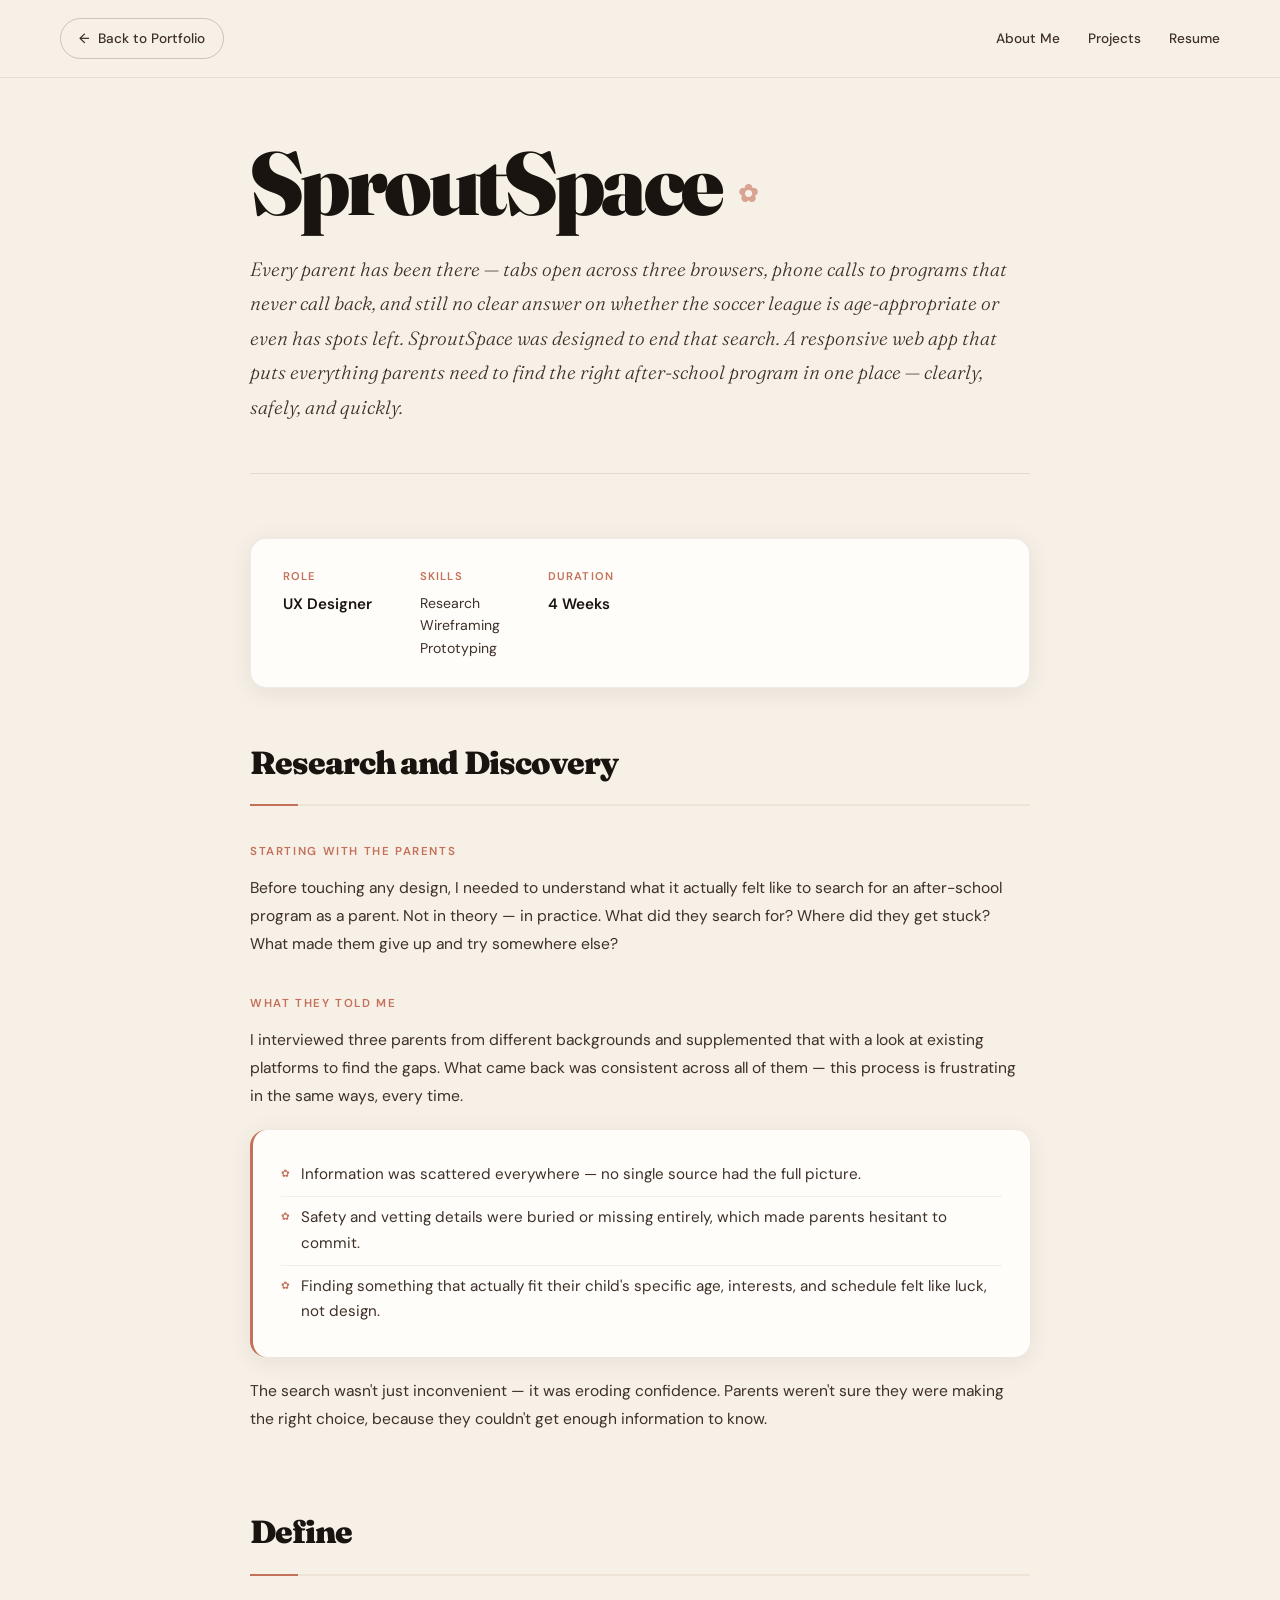
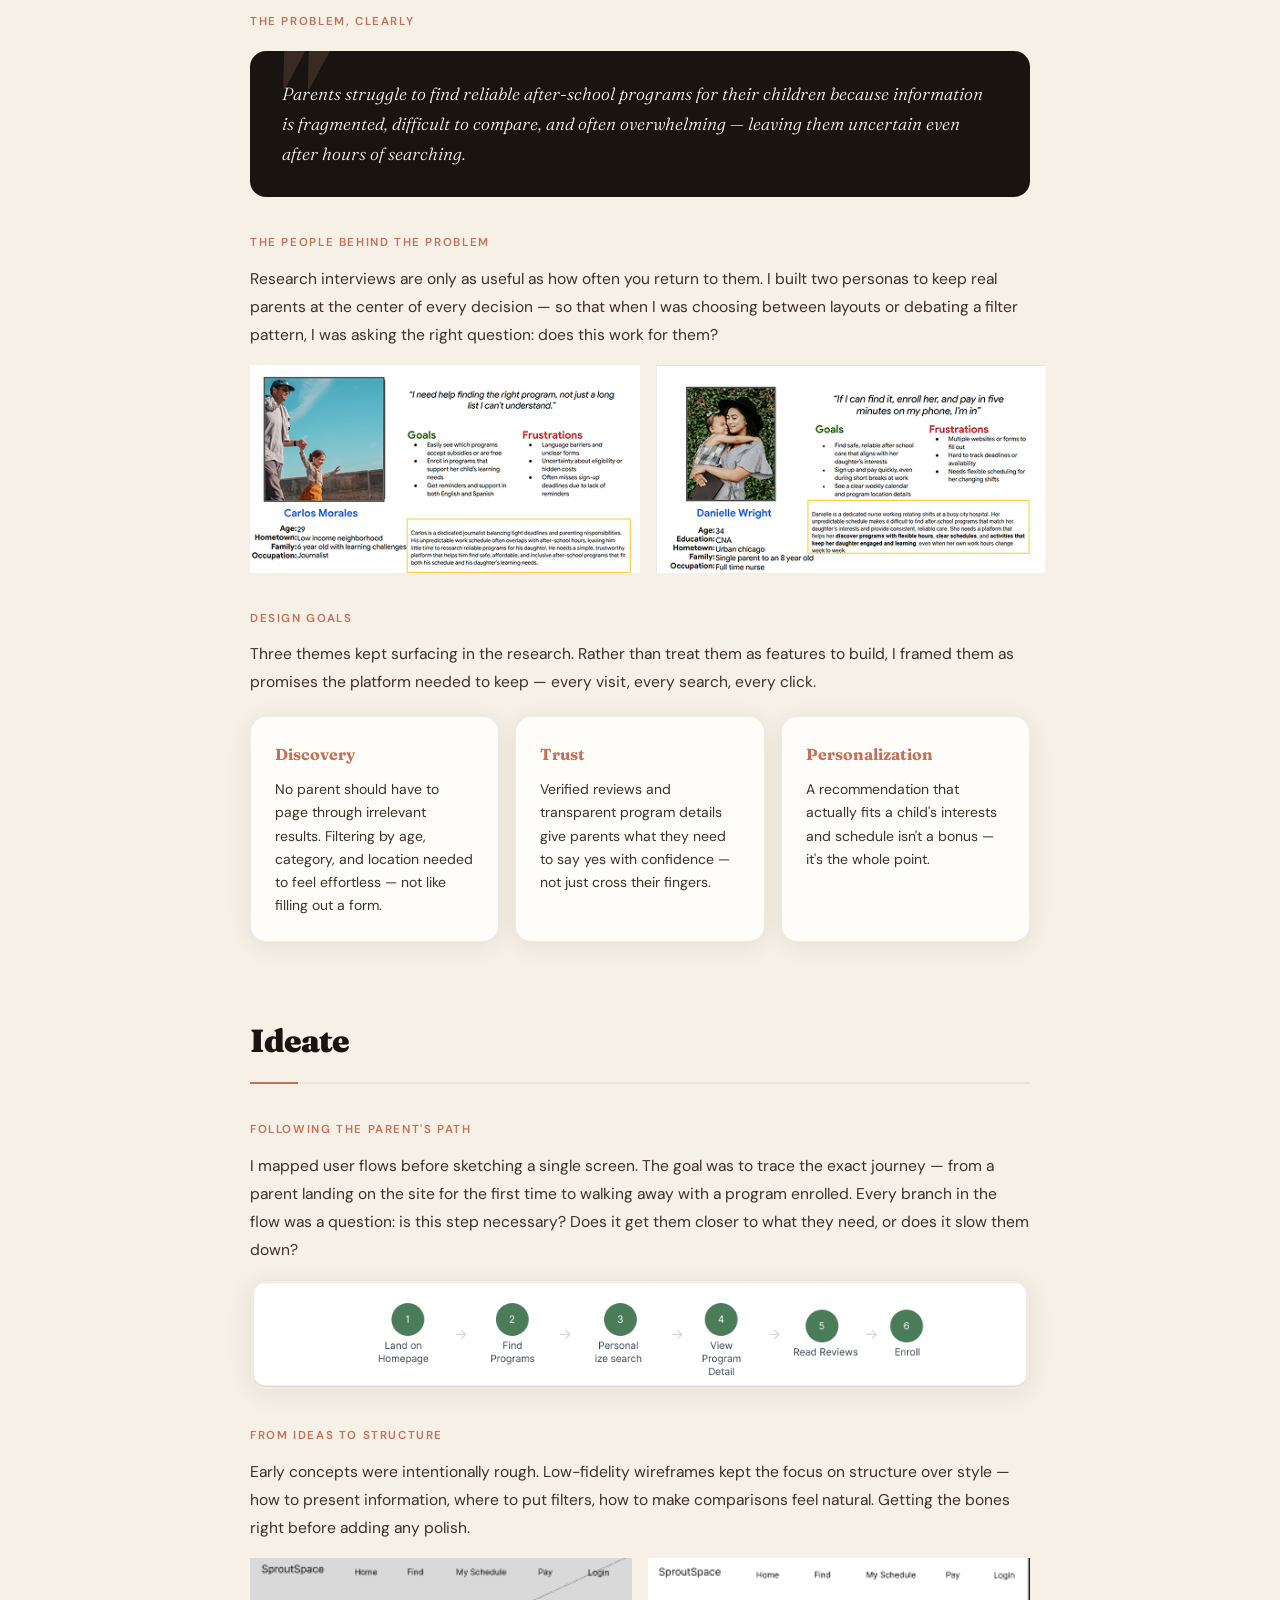
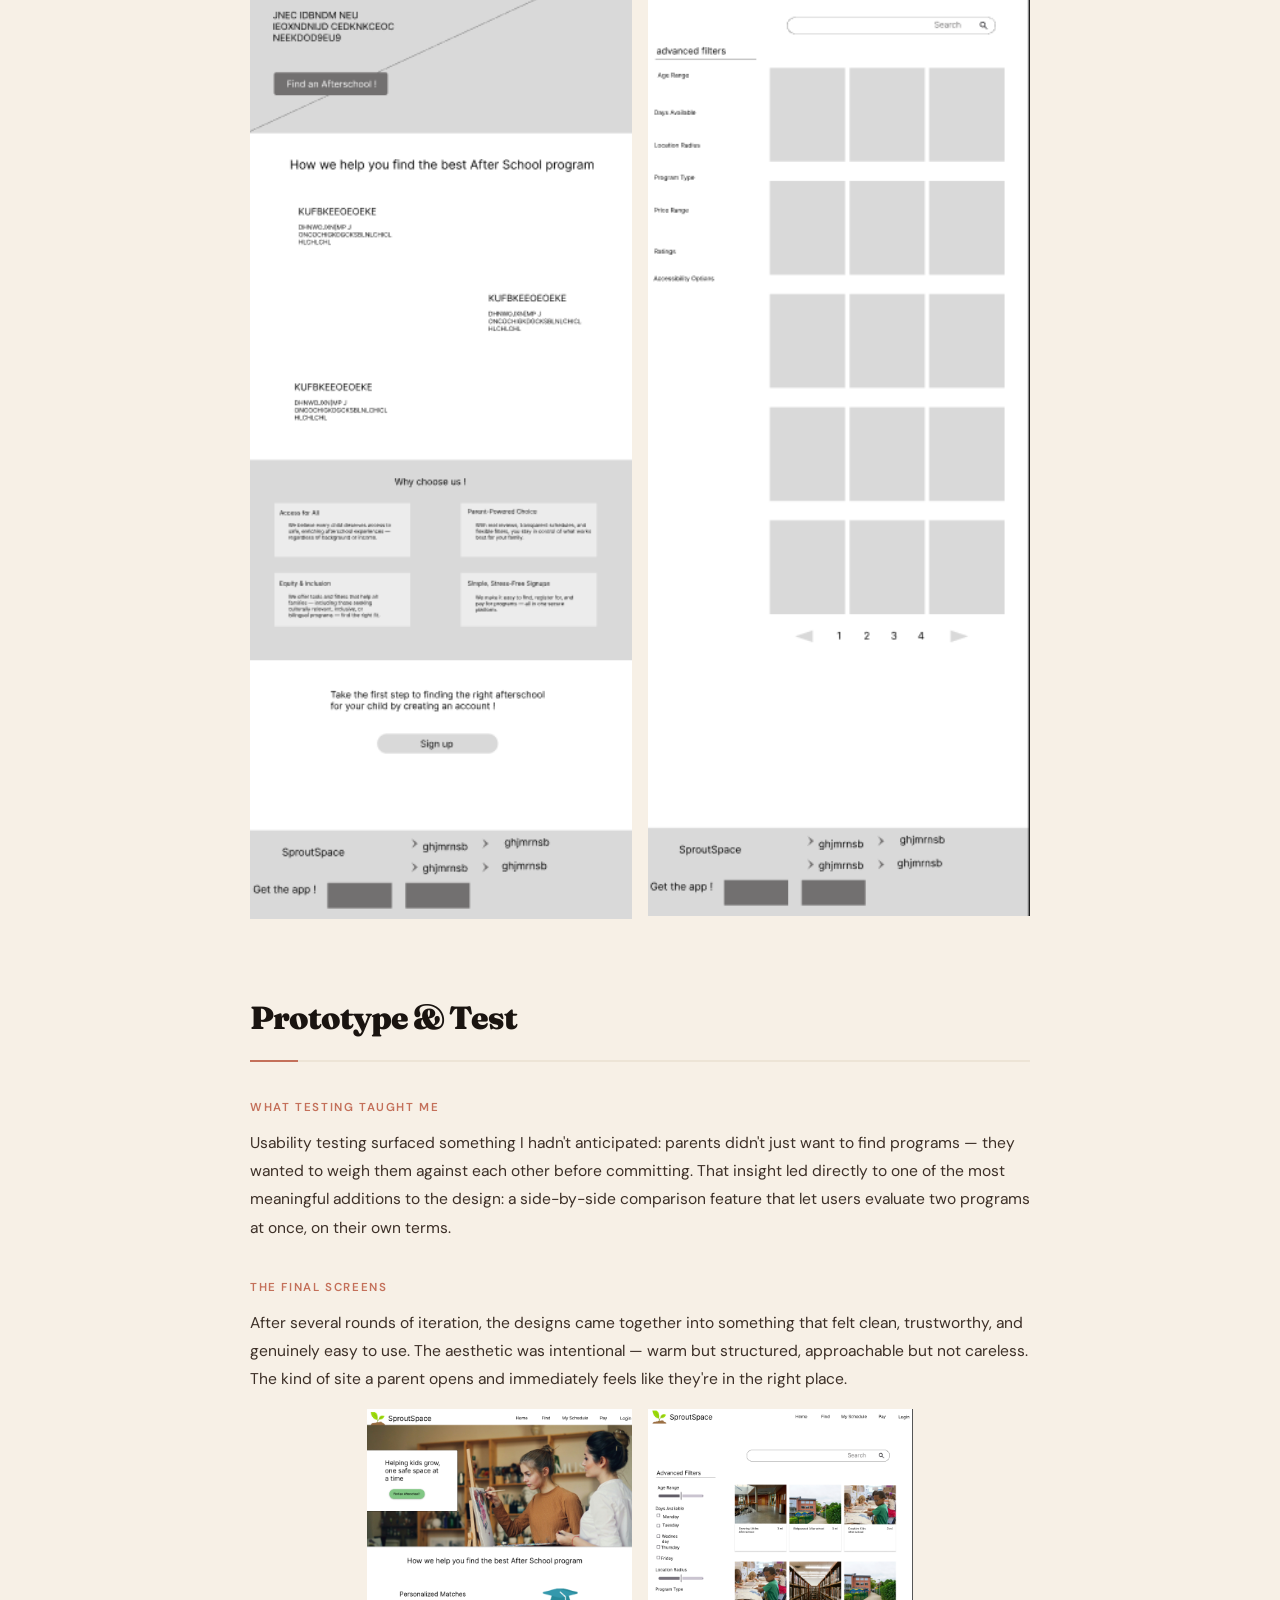
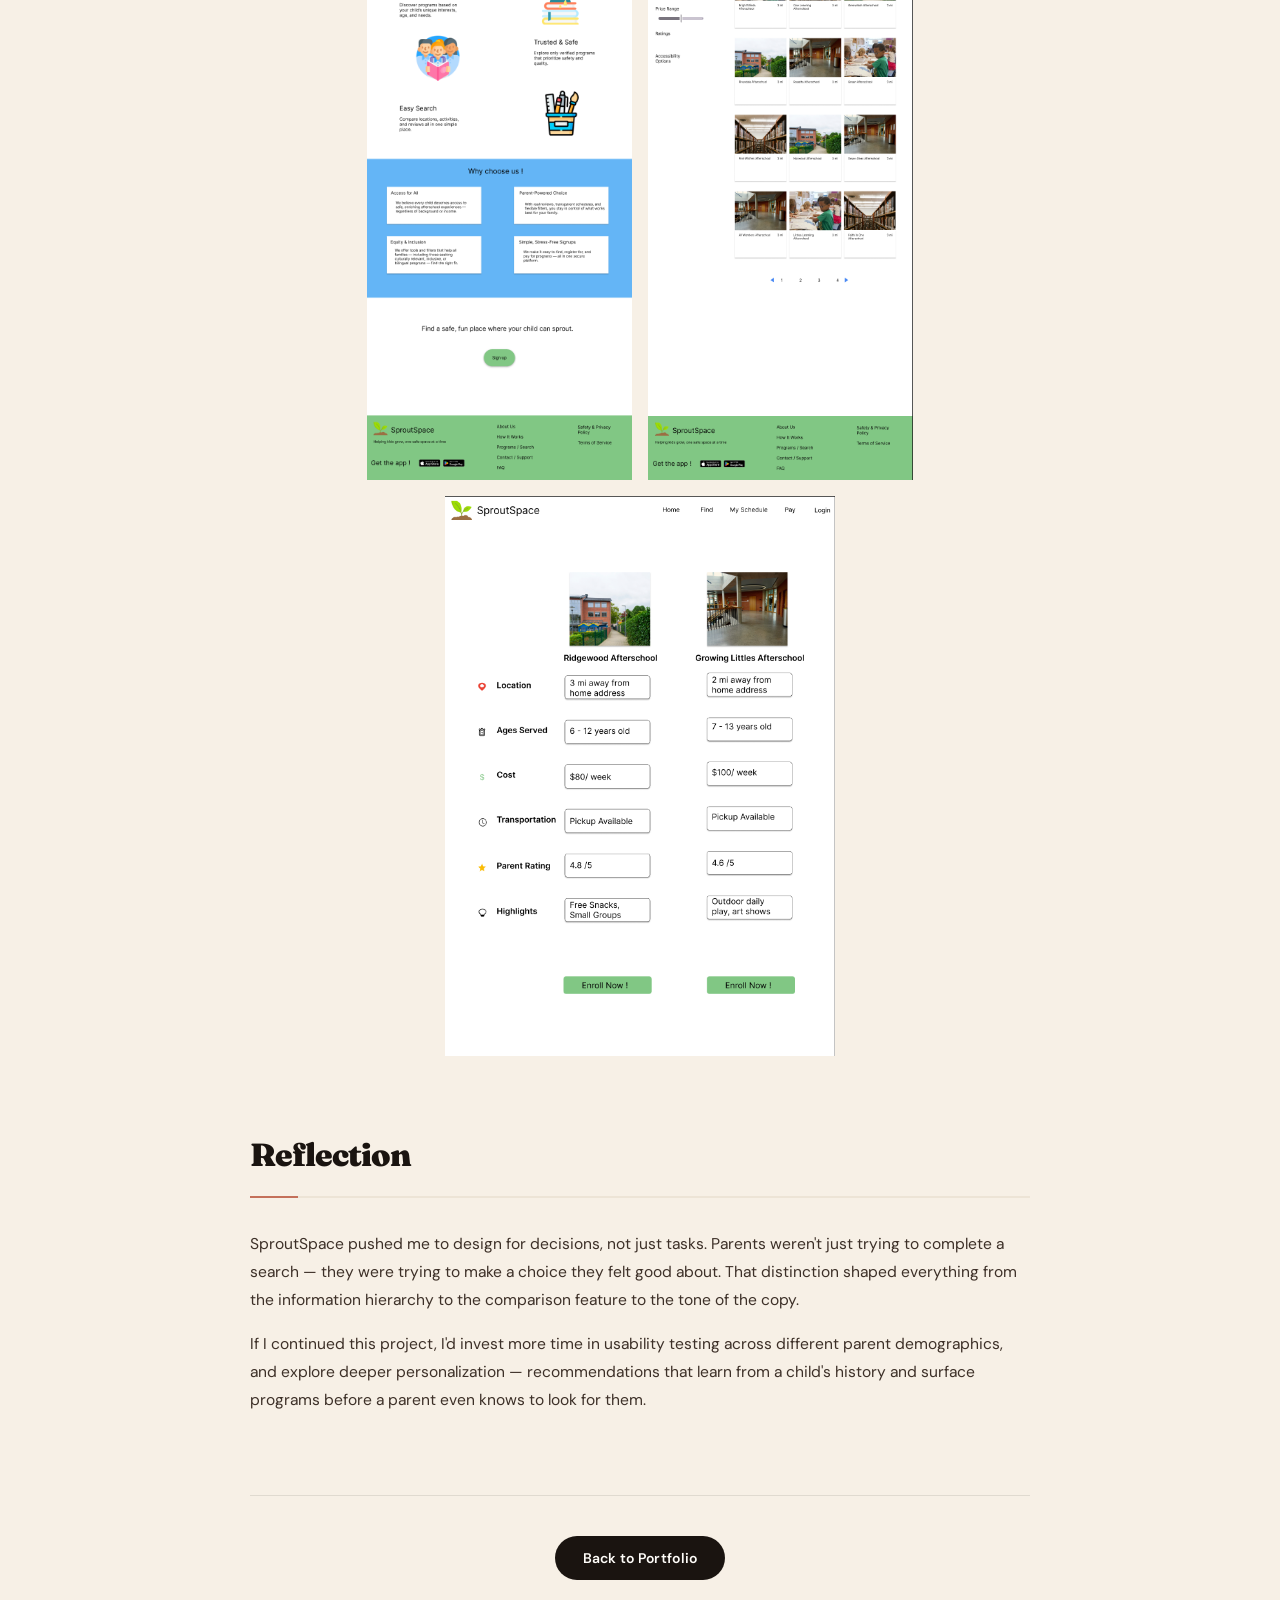
<file: sproutspace.html>
<!DOCTYPE html>
<html lang="en">
<head>
  <meta charset="UTF-8" />
  <meta name="viewport" content="width=device-width, initial-scale=1.0"/>
  <title>SproutSpace — Alyssa Falcon</title>

  <link rel="stylesheet" href="styles.css" />
</head>

<body>

  <!-- NAVBAR -->
  <nav class="case-nav">
    <a href="index.html" class="back-btn">Back to Portfolio</a>

    <div class="case-nav-links">
      <a href="aboutme.html">About Me</a>
      <a href="index.html#projects">Projects</a>
      <a href="Alyssa_Falcon_UX_Resume_copy.pdf" target="_blank">Resume</a>
    </div>
  </nav>

  <!-- MAIN CONTENT -->
  <div class="case-study-content">

    <!-- HERO -->
    <h1 class="case-hero-title">SproutSpace</h1>

    <p class="case-intro">
      Every parent has been there — tabs open across three browsers, phone calls to programs that never call back, and still no clear answer on whether the soccer league is age-appropriate or even has spots left. SproutSpace was designed to end that search. A responsive web app that puts everything parents need to find the right after-school program in one place — clearly, safely, and quickly.
    </p>

    <!-- META -->
    <div class="case-meta">
      <div class="meta-col">
        <div class="meta-label">Role</div>
        <div class="meta-value">UX Designer</div>
      </div>

      <div class="meta-col">
        <div class="meta-label">Skills</div>
        <div class="meta-skills">
          Research<br>
          Wireframing<br>
          Prototyping
        </div>
      </div>

      <div class="meta-col">
        <div class="meta-label">Duration</div>
        <div class="meta-value">4 Weeks</div>
      </div>
    </div>

    <!-- RESEARCH -->
    <div class="case-section">
      <h2>Research and Discovery</h2>

      <h3>Starting with the Parents</h3>

      <p>
        Before touching any design, I needed to understand what it actually felt like to search for an after-school program as a parent. Not in theory — in practice. What did they search for? Where did they get stuck? What made them give up and try somewhere else?
      </p>

      <h3>What They Told Me</h3>

      <p>
        I interviewed three parents from different backgrounds and supplemented that with a look at existing platforms to find the gaps. What came back was consistent across all of them — this process is frustrating in the same ways, every time.
      </p>

      <ul class="key-findings">
        <li>Information was scattered everywhere — no single source had the full picture.</li>
        <li>Safety and vetting details were buried or missing entirely, which made parents hesitant to commit.</li>
        <li>Finding something that actually fit their child's specific age, interests, and schedule felt like luck, not design.</li>
      </ul>

      <p>
        The search wasn't just inconvenient — it was eroding confidence. Parents weren't sure they were making the right choice, because they couldn't get enough information to know.
      </p>

    </div>

    <!-- DEFINE -->
    <div class="case-section">
      <h2>Define</h2>

      <h3>The Problem, Clearly</h3>

      <div class="callout">
        Parents struggle to find reliable after-school programs for their children because information is fragmented, difficult to compare, and often overwhelming — leaving them uncertain even after hours of searching.
      </div>

      <h3>The People Behind the Problem</h3>

      <p>
        Research interviews are only as useful as how often you return to them. I built two personas to keep real parents at the center of every decision — so that when I was choosing between layouts or debating a filter pattern, I was asking the right question: does this work for them?
      </p>

      <div style="display: flex; gap: 1rem; align-items: flex-start;">
        <img src="images/SproutSpace_Persona1.png" alt="Persona: Carlos Morales" style="width: 50%; margin: 0;" />
        <img src="images/SproutSpace_Persona2.png" alt="Persona: Danielle Wright" style="width: 50%; margin: 0;" />
      </div>

      <h3>Design Goals</h3>

      <p>
        Three themes kept surfacing in the research. Rather than treat them as features to build, I framed them as promises the platform needed to keep — every visit, every search, every click.
      </p>

      <div class="design-goals-grid">

        <div class="goal-card">
          <h4>Discovery</h4>
          <p>
            No parent should have to page through irrelevant results. Filtering by age, category, and location needed to feel effortless — not like filling out a form.
          </p>
        </div>

        <div class="goal-card">
          <h4>Trust</h4>
          <p>
            Verified reviews and transparent program details give parents what they need to say yes with confidence — not just cross their fingers.
          </p>
        </div>

        <div class="goal-card">
          <h4>Personalization</h4>
          <p>
            A recommendation that actually fits a child's interests and schedule isn't a bonus — it's the whole point.
          </p>
        </div>

      </div>
    </div>

    <!-- IDEATE -->
    <div class="case-section">
      <h2>Ideate</h2>

      <h3>Following the Parent's Path</h3>

      <p>
        I mapped user flows before sketching a single screen. The goal was to trace the exact journey — from a parent landing on the site for the first time to walking away with a program enrolled. Every branch in the flow was a question: is this step necessary? Does it get them closer to what they need, or does it slow them down?
      </p>

      <img src="images/SproutSpace_UserFlow.png"
           alt="SproutSpace User Flow"
           class="case-image"
           style="width: 100%; margin: 0;" />

      <h3>From Ideas to Structure</h3>

      <p>
        Early concepts were intentionally rough. Low-fidelity wireframes kept the focus on structure over style — how to present information, where to put filters, how to make comparisons feel natural. Getting the bones right before adding any polish.
      </p>

      <div style="display: flex; gap: 1rem; align-items: flex-start;">
        <img src="images/SproutSpace_Wireframe.png"
             alt="SproutSpace lo-fi wireframes"
             style="width: 50%; margin: 0;" />
        <img src="images/SproutSpace_Screen.png"
             alt="SproutSpace lo-fi screens"
             style="width: 50%; margin: 0;" />
      </div>

    </div>

    <!-- PROTOTYPE -->
    <div class="case-section">
      <h2>Prototype &amp; Test</h2>

      <h3>What Testing Taught Me</h3>

      <p>
        Usability testing surfaced something I hadn't anticipated: parents didn't just want to find programs — they wanted to weigh them against each other before committing. That insight led directly to one of the most meaningful additions to the design: a side-by-side comparison feature that let users evaluate two programs at once, on their own terms.
      </p>

      <h3>The Final Screens</h3>

      <p>
        After several rounds of iteration, the designs came together into something that felt clean, trustworthy, and genuinely easy to use. The aesthetic was intentional — warm but structured, approachable but not careless. The kind of site a parent opens and immediately feels like they're in the right place.
      </p>

      <div style="display: flex; flex-direction: column; gap: 1rem; align-items: center;">
        <div style="display: flex; gap: 1rem; width: 70%;">
          <img src="images/SproutSpace_HiFi.png"
               alt="SproutSpace high fidelity homepage"
               style="width: calc(50% - 0.5rem); margin: 0;" />
          <img src="images/SproutSpace_HiFi2.png"
               alt="Search screen"
               style="width: calc(50% - 0.5rem); margin: 0;" />
        </div>
        <img src="images/SproutSpace_HiFi3.png"
             alt="Comparison screen"
             style="width: 50%; margin: 0;" />
      </div>

    </div>

    <!-- REFLECTION -->
    <div class="case-section">
      <h2>Reflection</h2>

      <p>
        SproutSpace pushed me to design for decisions, not just tasks. Parents weren't just trying to complete a search — they were trying to make a choice they felt good about. That distinction shaped everything from the information hierarchy to the comparison feature to the tone of the copy.
      </p>

      <p>
        If I continued this project, I'd invest more time in usability testing across different parent demographics, and explore deeper personalization — recommendations that learn from a child's history and surface programs before a parent even knows to look for them.
      </p>
    </div>

    <!-- BACK BUTTON -->
    <div class="back-to-portfolio">
      <a href="index.html" class="btn-link">
        <button class="btn">Back to Portfolio</button>
      </a>
    </div>

  </div>

</body>
</html>
</file>
<file: styles.css>
/* ============================================================
   ALYSSA FALCON — Portfolio CSS
   Aesthetic: Editorial Botanical — warm cream, ink black,
   dusty rose accents, hand-drawn floral SVG details,
   Fraunces serif display + DM Sans body
   ============================================================ */

/* ── GOOGLE FONTS ─────────────────────────────────────────── */
@import url('https://fonts.googleapis.com/css2?family=Fraunces:ital,opsz,wght@0,9..144,300;0,9..144,600;0,9..144,900;1,9..144,400;1,9..144,700&family=DM+Sans:ital,opsz,wght@0,9..40,300;0,9..40,400;0,9..40,500;1,9..40,300&display=swap');

/* ── TOKENS ───────────────────────────────────────────────── */
:root {
  --cream:      #f7f0e6;
  --cream-dark: #ede4d6;
  --ink:        #1a1410;
  --ink-soft:   #3d3028;
  --rose:       #c4705a;
  --rose-light: #e8a898;
  --sage:       #7a9e7e;
  --sage-light: #b4cdb6;
  --white:      #fffdf9;
  --pink:       #e8a898;

  --ff-display: 'Fraunces', Georgia, serif;
  --ff-body:    'DM Sans', system-ui, sans-serif;

  --radius-sm:  8px;
  --radius-md:  16px;
  --radius-lg:  32px;
  --radius-xl:  48px;

  --shadow-soft: 0 4px 24px rgba(26,20,16,0.08);
  --shadow-card: 0 8px 40px rgba(26,20,16,0.12);
}

/* ── RESET ────────────────────────────────────────────────── */
*, *::before, *::after { box-sizing: border-box; margin: 0; padding: 0; }

html { scroll-behavior: smooth; }

body {
  background-color: var(--cream);
  color: var(--ink);
  font-family: var(--ff-body);
  font-size: 16px;
  line-height: 1.7;
  overflow-x: hidden;
}

img { display: block; max-width: 100%; height: auto; }
a { color: inherit; text-decoration: none; }
ul { list-style: none; }

/* ── CUSTOM CURSOR ────────────────────────────────────────── */
#cursor {
  width: 20px; height: 20px;
  border: 2px solid var(--rose);
  border-radius: 50%;
  position: fixed;
  pointer-events: none;
  z-index: 9999;
  transform: translate(-50%, -50%);
  transition: transform 0.1s ease, width 0.2s ease, height 0.2s ease, background 0.2s ease;
}

/* ── FLORAL SVG HELPERS ───────────────────────────────────── */
/* Inline SVG flowers injected via ::before/::after pseudo-elements */

/* ── NAVIGATION (Homepage) ────────────────────────────────── */
nav {
  position: sticky;
  top: 0;
  z-index: 100;
  display: flex;
  align-items: center;
  justify-content: space-between;
  padding: 20px 60px;
  background: var(--cream);
  border-bottom: 1px solid rgba(26,20,16,0.08);
  backdrop-filter: blur(12px);
}

.nav-logo {
  font-family: var(--ff-display);
  font-size: 1.3rem;
  font-weight: 900;
  letter-spacing: -0.02em;
  color: var(--ink);
}
.nav-logo span { color: var(--rose); }

.nav-links {
  display: flex;
  gap: 36px;
  align-items: center;
}
.nav-links a {
  font-size: 0.875rem;
  font-weight: 500;
  color: var(--ink-soft);
  letter-spacing: 0.02em;
  transition: color 0.2s;
  position: relative;
}
.nav-links a::after {
  content: '';
  position: absolute;
  bottom: -3px; left: 0;
  width: 0; height: 1.5px;
  background: var(--rose);
  transition: width 0.3s ease;
}
.nav-links a:hover { color: var(--rose); }
.nav-links a:hover::after { width: 100%; }

/* ── CASE STUDY NAV ───────────────────────────────────────── */
.case-nav {
  position: sticky;
  top: 0;
  z-index: 100;
  display: flex;
  align-items: center;
  justify-content: space-between;
  padding: 18px 60px;
  background: var(--cream);
  border-bottom: 1px solid rgba(26,20,16,0.08);
}

.back-btn {
  display: inline-flex;
  align-items: center;
  gap: 8px;
  font-size: 0.85rem;
  font-weight: 500;
  color: var(--ink-soft);
  padding: 8px 18px;
  border: 1.5px solid rgba(26,20,16,0.2);
  border-radius: var(--radius-xl);
  transition: all 0.25s ease;
}
.back-btn::before { content: '←'; }
.back-btn:hover {
  background: var(--ink);
  color: var(--cream);
  border-color: var(--ink);
}

.case-nav-links {
  display: flex;
  gap: 28px;
}
.case-nav-links a {
  font-size: 0.85rem;
  font-weight: 500;
  color: var(--ink-soft);
  transition: color 0.2s;
}
.case-nav-links a:hover { color: var(--rose); }

/* ── HERO ─────────────────────────────────────────────────── */
.hero {
  min-height: 88vh;
  display: grid;
  grid-template-columns: 1fr 420px;
  align-items: center;
  gap: 60px;
  padding: 80px 60px 80px;
  position: relative;
  overflow: hidden;
}

/* Floral background decoration */
.hero::before {
  content: '';
  position: absolute;
  top: -80px; right: -80px;
  width: 520px; height: 520px;
  background-image: url("data:image/svg+xml,%3Csvg xmlns='http://www.w3.org/2000/svg' viewBox='0 0 400 400'%3E%3Cg opacity='0.12' fill='%23c4705a'%3E%3Cellipse cx='200' cy='80' rx='30' ry='55' transform='rotate(0 200 200)'/%3E%3Cellipse cx='200' cy='80' rx='30' ry='55' transform='rotate(45 200 200)'/%3E%3Cellipse cx='200' cy='80' rx='30' ry='55' transform='rotate(90 200 200)'/%3E%3Cellipse cx='200' cy='80' rx='30' ry='55' transform='rotate(135 200 200)'/%3E%3Cellipse cx='200' cy='80' rx='30' ry='55' transform='rotate(180 200 200)'/%3E%3Cellipse cx='200' cy='80' rx='30' ry='55' transform='rotate(225 200 200)'/%3E%3Cellipse cx='200' cy='80' rx='30' ry='55' transform='rotate(270 200 200)'/%3E%3Cellipse cx='200' cy='80' rx='30' ry='55' transform='rotate(315 200 200)'/%3E%3Ccircle cx='200' cy='200' r='22' fill='%23e8a898'/%3E%3C/g%3E%3C/svg%3E");
  background-repeat: no-repeat;
  background-size: contain;
  pointer-events: none;
}

.hero::after {
  content: '';
  position: absolute;
  bottom: -60px; left: 20px;
  width: 300px; height: 300px;
  background-image: url("data:image/svg+xml,%3Csvg xmlns='http://www.w3.org/2000/svg' viewBox='0 0 300 300'%3E%3Cg opacity='0.08' fill='%237a9e7e'%3E%3Cellipse cx='150' cy='60' rx='22' ry='45' transform='rotate(0 150 150)'/%3E%3Cellipse cx='150' cy='60' rx='22' ry='45' transform='rotate(60 150 150)'/%3E%3Cellipse cx='150' cy='60' rx='22' ry='45' transform='rotate(120 150 150)'/%3E%3Cellipse cx='150' cy='60' rx='22' ry='45' transform='rotate(180 150 150)'/%3E%3Cellipse cx='150' cy='60' rx='22' ry='45' transform='rotate(240 150 150)'/%3E%3Cellipse cx='150' cy='60' rx='22' ry='45' transform='rotate(300 150 150)'/%3E%3Ccircle cx='150' cy='150' r='16' fill='%23b4cdb6'/%3E%3C/g%3E%3C/svg%3E");
  background-repeat: no-repeat;
  background-size: contain;
  pointer-events: none;
}

.hero-eyebrow {
  display: inline-block;
  font-size: 0.78rem;
  font-weight: 500;
  letter-spacing: 0.12em;
  text-transform: uppercase;
  color: var(--rose);
  margin-bottom: 20px;
}

.hero-text h1 {
  font-family: var(--ff-display);
  font-size: clamp(3rem, 5.5vw, 5.5rem);
  font-weight: 900;
  line-height: 1.0;
  letter-spacing: -0.03em;
  color: var(--ink);
  margin-bottom: 28px;
}

.name { color: var(--rose); font-style: italic; }

.hero-desc {
  font-size: 1.15rem;
  color: var(--ink-soft);
  max-width: 520px;
  line-height: 1.75;
  margin-bottom: 32px;
}

.tags {
  display: flex;
  flex-wrap: wrap;
  gap: 10px;
}
.tag {
  font-size: 0.8rem;
  font-weight: 500;
  padding: 6px 16px;
  border-radius: var(--radius-xl);
  border: 1.5px solid rgba(26,20,16,0.15);
  color: var(--ink-soft);
  background: var(--white);
}

.hero-photo {
  position: relative;
}
.hero-photo img {
  width: 100%;
  max-width: 380px;
  aspect-ratio: 4/5;
  object-fit: cover;
  border-radius: var(--radius-lg);
  box-shadow: var(--shadow-card);
}
.hero-photo::before {
  content: '';
  position: absolute;
  inset: -12px;
  border: 2px dashed rgba(196,112,90,0.25);
  border-radius: calc(var(--radius-lg) + 12px);
  pointer-events: none;
}

/* ── SECTION DIVIDER ──────────────────────────────────────── */
.section-divider {
  height: 1px;
  margin: 0 60px;
  background: linear-gradient(to right, transparent, rgba(26,20,16,0.12), transparent);
  position: relative;
}
.section-divider::after {
  content: '✿';
  position: absolute;
  left: 50%;
  top: 50%;
  transform: translate(-50%, -50%);
  font-size: 1rem;
  color: var(--rose);
  background: var(--cream);
  padding: 0 12px;
}

/* ── PROJECTS SECTION ─────────────────────────────────────── */
.projects-section {
  padding: 100px 60px;
  position: relative;
}

.section-eyebrow {
  font-size: 0.78rem;
  font-weight: 500;
  letter-spacing: 0.12em;
  text-transform: uppercase;
  color: var(--rose);
  margin-bottom: 12px;
}

.section-title {
  font-family: var(--ff-display);
  font-size: clamp(2.2rem, 4vw, 3.5rem);
  font-weight: 900;
  letter-spacing: -0.03em;
  color: var(--ink);
  margin-bottom: 72px;
}

/* Project cards */
.project-card {
  display: grid;
  grid-template-columns: 1fr 1fr;
  gap: 32px;
  align-items: center;
  padding: 32px 36px;
  margin-bottom: 16px;
  background: var(--white);
  border-radius: var(--radius-md);
  border: 1px solid rgba(26,20,16,0.07);
  box-shadow: var(--shadow-soft);
  transition: box-shadow 0.3s ease, transform 0.3s ease;
  position: relative;
  overflow: hidden;
}
.project-card::before {
  content: '';
  position: absolute;
  top: -40px; right: -40px;
  width: 200px; height: 200px;
  background-image: url("data:image/svg+xml,%3Csvg xmlns='http://www.w3.org/2000/svg' viewBox='0 0 200 200'%3E%3Cg opacity='0.06' fill='%23c4705a'%3E%3Cellipse cx='100' cy='40' rx='18' ry='35' transform='rotate(0 100 100)'/%3E%3Cellipse cx='100' cy='40' rx='18' ry='35' transform='rotate(72 100 100)'/%3E%3Cellipse cx='100' cy='40' rx='18' ry='35' transform='rotate(144 100 100)'/%3E%3Cellipse cx='100' cy='40' rx='18' ry='35' transform='rotate(216 100 100)'/%3E%3Cellipse cx='100' cy='40' rx='18' ry='35' transform='rotate(288 100 100)'/%3E%3Ccircle cx='100' cy='100' r='12' fill='%23e8a898'/%3E%3C/g%3E%3C/svg%3E");
  background-repeat: no-repeat;
  background-size: contain;
  pointer-events: none;
}

.project-card:nth-child(even) { direction: rtl; }
.project-card:nth-child(even) > * { direction: ltr; }

.project-card:hover {
  box-shadow: var(--shadow-card);
  transform: translateY(-4px);
}

.project-num {
  font-size: 0.75rem;
  font-weight: 500;
  letter-spacing: 0.1em;
  text-transform: uppercase;
  color: var(--rose);
  margin-bottom: 14px;
}

.project-info h2 {
  font-family: var(--ff-display);
  font-size: clamp(1.3rem, 2vw, 1.7rem);
  font-weight: 900;
  letter-spacing: -0.02em;
  line-height: 1.15;
  color: var(--ink);
  margin-bottom: 12px;
}

.project-info p {
  font-size: 0.9rem;
  color: var(--ink-soft);
  line-height: 1.7;
  margin-bottom: 20px;
  max-width: 400px;
}

.project-image {
  overflow: hidden;
  border-radius: var(--radius-sm);
  height: 260px;
  display: flex;
  align-items: center;
  justify-content: center;
}

.project-image img {
  width: 100%;
  height: 100%;
  object-fit: contain;
  border-radius: var(--radius-sm);
  transition: transform 0.4s ease;
}
.project-card:hover .project-image img {
  transform: scale(1.04);
}

/* ── CONNECT SECTION ──────────────────────────────────────── */
.connect-section {
  margin: 0 60px 100px;
  padding: 80px;
  background: var(--ink);
  border-radius: var(--radius-lg);
  text-align: center;
  position: relative;
  overflow: hidden;
}
.connect-section::before {
  content: '';
  position: absolute;
  top: -60px; left: -60px;
  width: 350px; height: 350px;
  background-image: url("data:image/svg+xml,%3Csvg xmlns='http://www.w3.org/2000/svg' viewBox='0 0 300 300'%3E%3Cg opacity='0.15' fill='%23e8a898'%3E%3Cellipse cx='150' cy='55' rx='25' ry='50' transform='rotate(0 150 150)'/%3E%3Cellipse cx='150' cy='55' rx='25' ry='50' transform='rotate(51 150 150)'/%3E%3Cellipse cx='150' cy='55' rx='25' ry='50' transform='rotate(102 150 150)'/%3E%3Cellipse cx='150' cy='55' rx='25' ry='50' transform='rotate(153 150 150)'/%3E%3Cellipse cx='150' cy='55' rx='25' ry='50' transform='rotate(204 150 150)'/%3E%3Cellipse cx='150' cy='55' rx='25' ry='50' transform='rotate(255 150 150)'/%3E%3Cellipse cx='150' cy='55' rx='25' ry='50' transform='rotate(306 150 150)'/%3E%3Ccircle cx='150' cy='150' r='18' fill='%23c4705a'/%3E%3C/g%3E%3C/svg%3E");
  background-repeat: no-repeat;
  background-size: contain;
  pointer-events: none;
}
.connect-section::after {
  content: '';
  position: absolute;
  bottom: -40px; right: -40px;
  width: 250px; height: 250px;
  background-image: url("data:image/svg+xml,%3Csvg xmlns='http://www.w3.org/2000/svg' viewBox='0 0 200 200'%3E%3Cg opacity='0.1' fill='%237a9e7e'%3E%3Cellipse cx='100' cy='35' rx='18' ry='38' transform='rotate(0 100 100)'/%3E%3Cellipse cx='100' cy='35' rx='18' ry='38' transform='rotate(60 100 100)'/%3E%3Cellipse cx='100' cy='35' rx='18' ry='38' transform='rotate(120 100 100)'/%3E%3Cellipse cx='100' cy='35' rx='18' ry='38' transform='rotate(180 100 100)'/%3E%3Cellipse cx='100' cy='35' rx='18' ry='38' transform='rotate(240 100 100)'/%3E%3Cellipse cx='100' cy='35' rx='18' ry='38' transform='rotate(300 100 100)'/%3E%3Ccircle cx='100' cy='100' r='13' fill='%23b4cdb6'/%3E%3C/g%3E%3C/svg%3E");
  background-repeat: no-repeat;
  background-size: contain;
  pointer-events: none;
}

.connect-eyebrow {
  font-size: 0.78rem;
  font-weight: 500;
  letter-spacing: 0.12em;
  text-transform: uppercase;
  color: var(--rose-light);
  margin-bottom: 16px;
}

.connect-section h2 {
  font-family: var(--ff-display);
  font-size: clamp(2rem, 4vw, 3rem);
  font-weight: 900;
  letter-spacing: -0.03em;
  color: var(--white);
  margin-bottom: 16px;
}
.connect-section p {
  font-size: 1rem;
  color: rgba(255,253,249,0.65);
  margin-bottom: 40px;
}

.connect-links {
  display: flex;
  gap: 16px;
  justify-content: center;
  flex-wrap: wrap;
}
.connect-links a {
  padding: 14px 36px;
  border-radius: var(--radius-xl);
  font-size: 0.9rem;
  font-weight: 600;
  letter-spacing: 0.02em;
  transition: all 0.25s ease;
}
.connect-links .primary {
  background: var(--rose);
  color: var(--white);
}
.connect-links .primary:hover { background: var(--rose-light); }
.connect-links .secondary {
  border: 1.5px solid rgba(255,253,249,0.3);
  color: var(--white);
}
.connect-links .secondary:hover {
  background: rgba(255,253,249,0.1);
}

/* ── BUTTONS ──────────────────────────────────────────────── */
.btn {
  display: inline-flex;
  align-items: center;
  gap: 8px;
  padding: 13px 28px;
  background: var(--ink);
  color: var(--white);
  border: none;
  border-radius: var(--radius-xl);
  font-family: var(--ff-body);
  font-size: 0.875rem;
  font-weight: 600;
  letter-spacing: 0.02em;
  cursor: pointer;
  transition: all 0.25s ease;
}
.btn:hover {
  background: var(--rose);
  transform: translateY(-2px);
  box-shadow: 0 8px 24px rgba(196,112,90,0.3);
}
.btn-link { text-decoration: none; }

/* ── ABOUT PAGE ───────────────────────────────────────────── */
.about-page {
  min-height: calc(100vh - 70px);
  display: flex;
  align-items: center;
  padding: 80px 60px;
  position: relative;
  overflow: hidden;
}
.about-page::before {
  content: '';
  position: absolute;
  top: 0; right: 0;
  width: 600px; height: 600px;
  background-image: url("data:image/svg+xml,%3Csvg xmlns='http://www.w3.org/2000/svg' viewBox='0 0 500 500'%3E%3Cg opacity='0.07' fill='%23c4705a'%3E%3Cellipse cx='250' cy='80' rx='35' ry='70' transform='rotate(0 250 250)'/%3E%3Cellipse cx='250' cy='80' rx='35' ry='70' transform='rotate(45 250 250)'/%3E%3Cellipse cx='250' cy='80' rx='35' ry='70' transform='rotate(90 250 250)'/%3E%3Cellipse cx='250' cy='80' rx='35' ry='70' transform='rotate(135 250 250)'/%3E%3Cellipse cx='250' cy='80' rx='35' ry='70' transform='rotate(180 250 250)'/%3E%3Cellipse cx='250' cy='80' rx='35' ry='70' transform='rotate(225 250 250)'/%3E%3Cellipse cx='250' cy='80' rx='35' ry='70' transform='rotate(270 250 250)'/%3E%3Cellipse cx='250' cy='80' rx='35' ry='70' transform='rotate(315 250 250)'/%3E%3Ccircle cx='250' cy='250' r='28' fill='%23e8a898'/%3E%3C/g%3E%3C/svg%3E");
  background-repeat: no-repeat;
  background-size: contain;
  pointer-events: none;
}

.about-hero {
  display: grid;
  grid-template-columns: 340px 1fr;
  gap: 80px;
  align-items: start;
  max-width: 1100px;
  width: 100%;
}

.about-image-wrapper {
  position: relative;
}
.about-image {
  width: 100%;
  aspect-ratio: 3/4;
  object-fit: cover;
  border-radius: var(--radius-lg);
  box-shadow: var(--shadow-card);
}
.about-image-wrapper::after {
  content: '';
  position: absolute;
  inset: -10px;
  border: 2px dashed rgba(196,112,90,0.3);
  border-radius: calc(var(--radius-lg) + 10px);
  pointer-events: none;
}

.status-badge {
  position: absolute;
  bottom: -16px;
  left: 50%;
  transform: translateX(-50%);
  background: var(--ink);
  color: var(--white);
  font-size: 0.8rem;
  font-weight: 600;
  padding: 10px 22px;
  border-radius: var(--radius-xl);
  white-space: nowrap;
  box-shadow: var(--shadow-soft);
}

.about-title {
  font-family: var(--ff-display);
  font-size: clamp(2.5rem, 4vw, 3.8rem);
  font-weight: 900;
  letter-spacing: -0.03em;
  line-height: 1.1;
  margin-bottom: 28px;
  color: var(--ink);
}
.about-title span { color: var(--rose); font-style: italic; }

.about-text {
  font-size: 1rem;
  color: var(--ink-soft);
  line-height: 1.8;
  margin-bottom: 16px;
  max-width: 560px;
}

.skills-row {
  display: flex;
  flex-wrap: wrap;
  gap: 10px;
  margin-top: 28px;
}
.skills-row span {
  font-size: 0.8rem;
  font-weight: 600;
  padding: 8px 18px;
  border-radius: var(--radius-xl);
  background: var(--cream-dark);
  color: var(--ink);
  border: 1px solid rgba(26,20,16,0.1);
}

/* ── CASE STUDY LAYOUT ────────────────────────────────────── */
.case-study-content {
  max-width: 860px;
  margin: 0 auto;
  padding: 60px 40px 120px;
}

.case-meta {
  display: flex;
  gap: 48px;
  flex-wrap: wrap;
  padding: 28px 32px;
  background: var(--white);
  border-radius: var(--radius-md);
  border: 1px solid rgba(26,20,16,0.08);
  margin-bottom: 48px;
  box-shadow: var(--shadow-soft);
}

.meta-label {
  font-size: 0.7rem;
  font-weight: 600;
  letter-spacing: 0.1em;
  text-transform: uppercase;
  color: var(--rose);
  margin-bottom: 6px;
}
.meta-value {
  font-size: 0.95rem;
  font-weight: 600;
  color: var(--ink);
}
.meta-skills {
  font-size: 0.88rem;
  color: var(--ink-soft);
  line-height: 1.6;
}

/* Hero title */
.case-hero-title {
  font-family: var(--ff-display);
  font-size: clamp(3.5rem, 7vw, 6rem);
  font-weight: 900;
  letter-spacing: -0.04em;
  line-height: 1.0;
  color: var(--ink);
  margin-bottom: 24px;
  position: relative;
}
.case-hero-title::after {
  content: '✿';
  font-size: 1.5rem;
  color: var(--rose);
  margin-left: 16px;
  vertical-align: middle;
  opacity: 0.6;
}

.case-intro {
  font-size: 1.2rem;
  color: var(--ink-soft);
  line-height: 1.8;
  margin-bottom: 64px;
  padding-bottom: 48px;
  border-bottom: 1px solid rgba(26,20,16,0.1);
  font-style: italic;
  font-family: var(--ff-display);
  font-weight: 300;
}

/* Case sections */
.case-section {
  margin-bottom: 72px;
  position: relative;
}

.case-section h2 {
  font-family: var(--ff-display);
  font-size: 2rem;
  font-weight: 900;
  letter-spacing: -0.03em;
  color: var(--ink);
  margin-bottom: 32px;
  padding-bottom: 14px;
  border-bottom: 2px solid var(--cream-dark);
  position: relative;
}
.case-section h2::after {
  content: '';
  position: absolute;
  bottom: -2px; left: 0;
  width: 48px; height: 2px;
  background: var(--rose);
}

.case-section h3 {
  font-size: 0.72rem;
  font-weight: 600;
  letter-spacing: 0.14em;
  text-transform: uppercase;
  color: var(--rose);
  margin-bottom: 12px;
  margin-top: 36px;
}
.case-section h3:first-child { margin-top: 0; }

.case-section p {
  font-size: 0.975rem;
  color: var(--ink-soft);
  line-height: 1.8;
  margin-bottom: 16px;
}

/* Key findings list */
.key-findings {
  padding: 24px 28px;
  background: var(--white);
  border-radius: var(--radius-md);
  border-left: 3px solid var(--rose);
  margin: 20px 0;
  box-shadow: var(--shadow-soft);
}
.key-findings li {
  font-size: 0.95rem;
  color: var(--ink-soft);
  line-height: 1.7;
  padding: 8px 0;
  padding-left: 20px;
  position: relative;
  border-bottom: 1px solid rgba(26,20,16,0.06);
}
.key-findings li:last-child { border-bottom: none; }
.key-findings li::before {
  content: '✿';
  position: absolute;
  left: 0;
  font-size: 0.65rem;
  color: var(--rose);
  top: 11px;
}

/* Callout / problem statement */
.callout {
  padding: 28px 32px;
  background: var(--ink);
  color: var(--white);
  border-radius: var(--radius-md);
  font-family: var(--ff-display);
  font-size: 1.1rem;
  font-style: italic;
  font-weight: 300;
  line-height: 1.7;
  margin: 20px 0;
  position: relative;
  overflow: hidden;
}
.callout::before {
  content: '"';
  position: absolute;
  top: -20px; left: 16px;
  font-family: var(--ff-display);
  font-size: 8rem;
  font-weight: 900;
  color: rgba(232,168,152,0.15);
  line-height: 1;
  pointer-events: none;
}

/* Design goals grid */
.design-goals-grid {
  display: grid;
  grid-template-columns: repeat(3, 1fr);
  gap: 16px;
  margin: 20px 0;
}
.goal-card {
  padding: 24px;
  background: var(--white);
  border-radius: var(--radius-md);
  border: 1px solid rgba(26,20,16,0.08);
  box-shadow: var(--shadow-soft);
  transition: transform 0.2s, box-shadow 0.2s;
}
.goal-card:hover {
  transform: translateY(-3px);
  box-shadow: var(--shadow-card);
}
.goal-card h4 {
  font-family: var(--ff-display);
  font-size: 1rem;
  font-weight: 700;
  color: var(--rose);
  margin-bottom: 10px;
}
.goal-card p {
  font-size: 0.875rem;
  color: var(--ink-soft);
  line-height: 1.65;
  margin: 0;
}

/* Deliverables grid */
.deliverables-grid {
  display: grid;
  grid-template-columns: repeat(3, 1fr);
  gap: 16px;
  margin: 20px 0;
}
.deliverable-card {
  padding: 24px;
  background: var(--white);
  border-radius: var(--radius-md);
  border: 1px solid rgba(26,20,16,0.08);
  box-shadow: var(--shadow-soft);
}
.deliverable-card h4 {
  font-family: var(--ff-display);
  font-size: 1rem;
  font-weight: 700;
  color: var(--ink);
  margin-bottom: 8px;
}
.deliverable-card p {
  font-size: 0.875rem;
  color: var(--ink-soft);
  line-height: 1.6;
  margin: 0;
}

/* Case images */
.case-image {
  width: 100%;
  border-radius: var(--radius-md);
  box-shadow: var(--shadow-soft);
  margin: 16px 0;
  border: 1px solid rgba(26,20,16,0.06);
}

/* Two column images */
.two-column-images {
  display: flex;
  gap: 16px;
  margin: 16px 0;
}
.two-column-images img {
  width: 50%;
  border-radius: var(--radius-md);
  box-shadow: var(--shadow-soft);
}

/* Persona grid */
.persona-grid {
  display: flex;
  gap: 16px;
  margin: 20px 0;
}
.persona-grid img {
  width: 50%;
  border-radius: var(--radius-md);
  box-shadow: var(--shadow-soft);
}

/* Back to portfolio */
.back-to-portfolio {
  margin-top: 80px;
  padding-top: 40px;
  border-top: 1px solid rgba(26,20,16,0.1);
  text-align: center;
}

/* ── SCROLL ANIMATIONS ────────────────────────────────────── */
[data-animate] {
  opacity: 0;
  transform: translateY(28px);
  transition: opacity 0.6s ease, transform 0.6s ease;
}
[data-animate].visible {
  opacity: 1;
  transform: translateY(0);
}

/* ── ENTRY ANIMATIONS ─────────────────────────────────────── */
@keyframes fadeUp {
  from { opacity: 0; transform: translateY(24px); }
  to   { opacity: 1; transform: translateY(0); }
}
.hero-text, .hero-photo, .about-hero {
  animation: fadeUp 0.7s ease both;
}
.hero-photo { animation-delay: 0.15s; }

/* ── RESPONSIVE ───────────────────────────────────────────── */
@media (max-width: 900px) {
  nav, .case-nav { padding: 16px 24px; }

  .hero {
    grid-template-columns: 1fr;
    padding: 60px 24px;
    min-height: auto;
    gap: 40px;
  }
  .hero-photo { order: -1; }
  .hero-photo img { max-width: 260px; margin: 0 auto; }

  .projects-section { padding: 60px 24px; }
  .project-card {
    grid-template-columns: 1fr;
    gap: 32px;
    padding: 36px 28px;
  }
  .project-card:nth-child(even) { direction: ltr; }

  .connect-section { margin: 0 24px 60px; padding: 48px 28px; }

  .about-hero {
    grid-template-columns: 1fr;
    gap: 48px;
  }
  .about-page { padding: 60px 24px; }

  .case-study-content { padding: 40px 24px 80px; }

  .design-goals-grid, .deliverables-grid { grid-template-columns: 1fr; }

  .section-divider { margin: 0 24px; }
}
</file>
